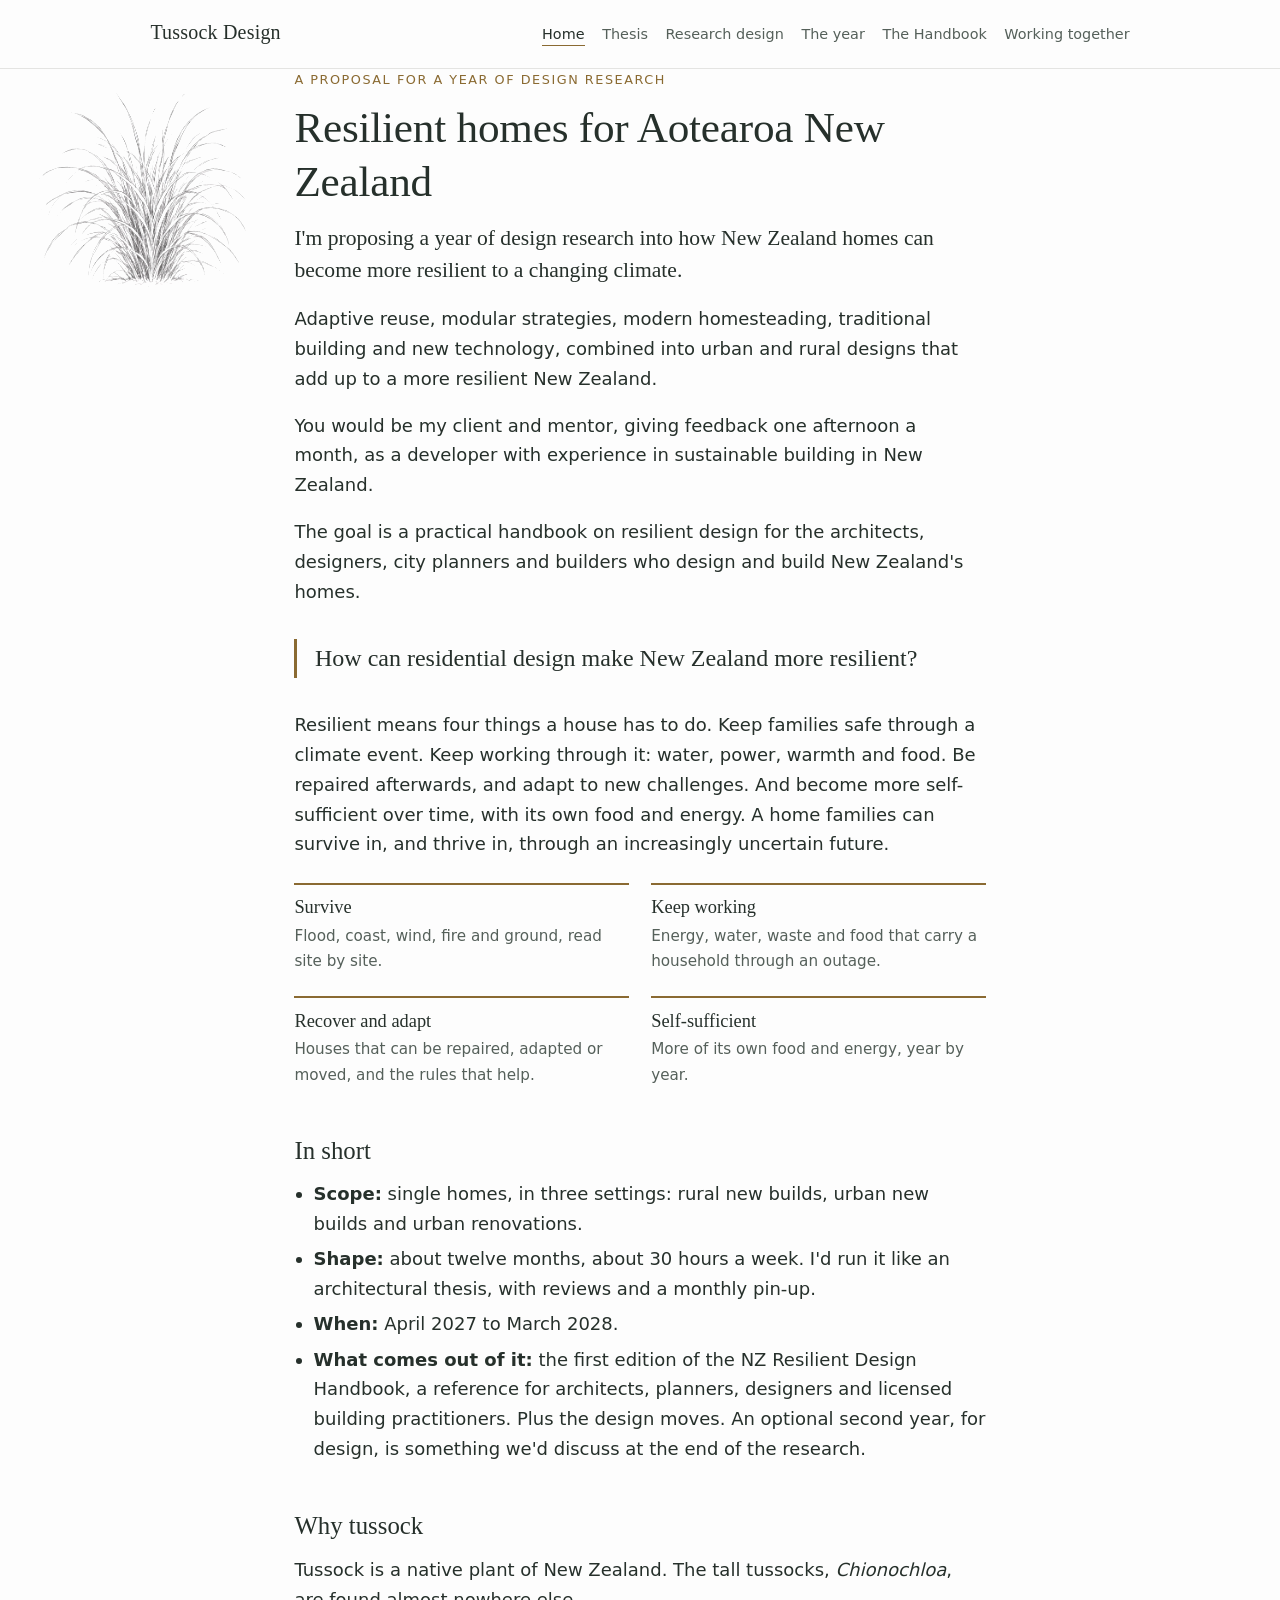
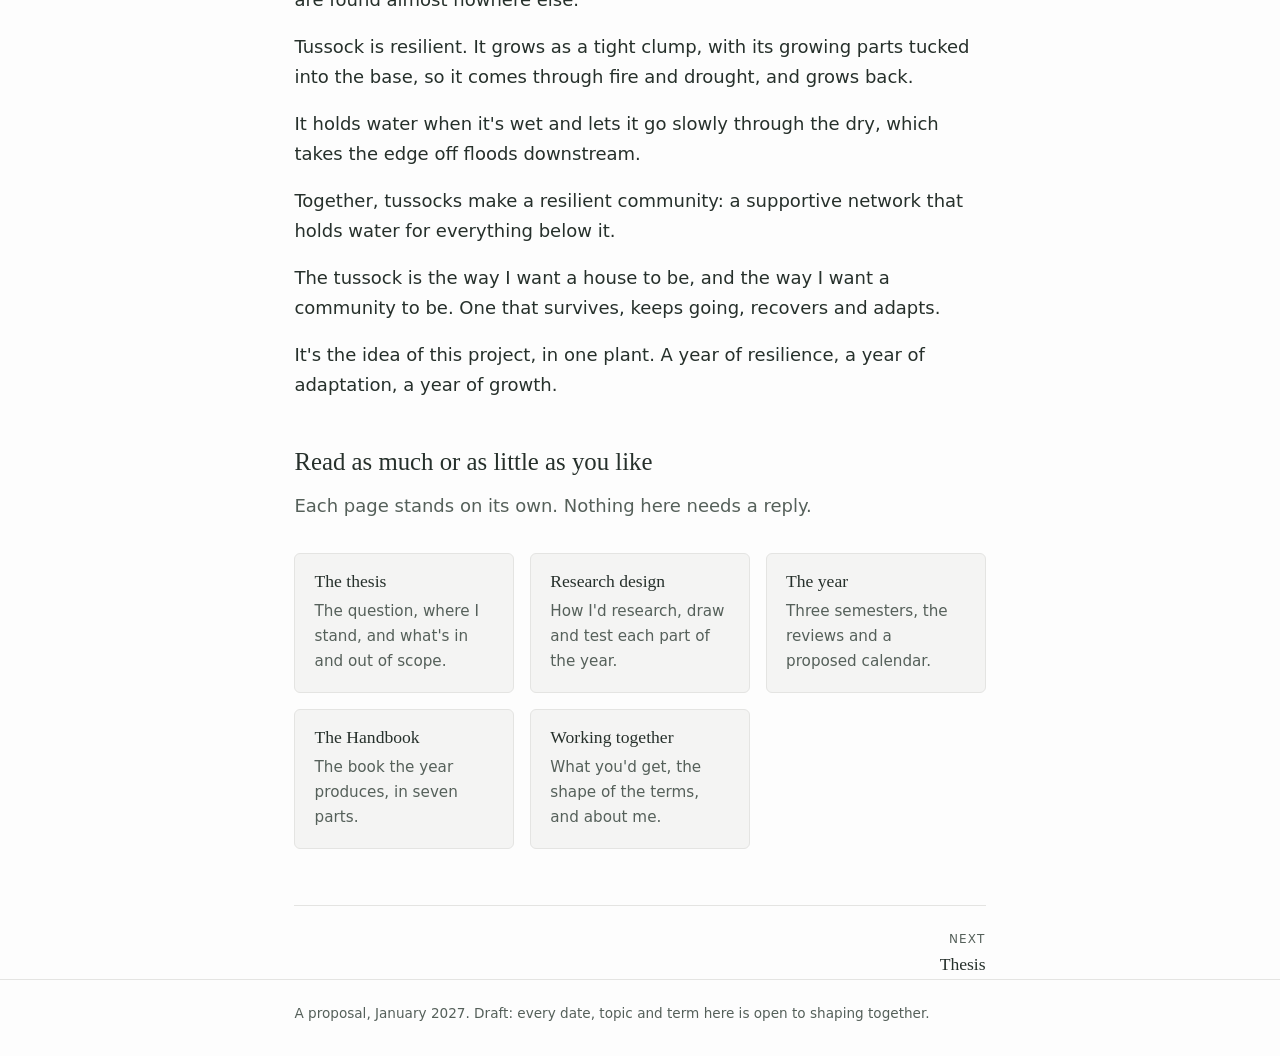
<file: index.html>
<!doctype html>
<html lang="en-NZ">
<head>
<meta charset="utf-8">
<meta name="viewport" content="width=device-width, initial-scale=1">
<title>Resilient homes for Aotearoa New Zealand | Tussock Design</title>
<meta name="description" content="A proposal for a year of design research for resilient homes in New Zealand, ending in the NZ Resilient Design Handbook.">
<meta name="robots" content="noindex">
<link rel="stylesheet" href="style.css?v=6e248763">
</head>
<body class="page-index">
<header class="top">
  <div class="wrap top-inner">
    <a class="wordmark" href="index.html">Tussock Design</a>
    <nav aria-label="Pages"><ul><li><a href="index.html" aria-current="page">Home</a></li><li><a href="thesis.html">Thesis</a></li><li><a href="research-design.html">Research design</a></li><li><a href="the-year.html">The year</a></li><li><a href="handbook.html">The Handbook</a></li><li><a href="working-together.html">Working together</a></li></ul></nav>
  </div>
</header>
<main class="wrap">
<div class="intro">
  <figure class="sketch"><img src="tussock.jpg?v=6e248763" width="1047" height="1100" alt="Pencil sketch of a tussock"></figure>
  <p class="kicker">A proposal for a year of design research</p>
  <h1>Resilient homes for Aotearoa New Zealand</h1>
  <p class="lead">I'm proposing a year of design research into how New Zealand homes can become more resilient to a changing climate.</p>
</div>

<p>Adaptive reuse, modular strategies, modern homesteading, traditional building and new technology, combined into urban and rural designs that add up to a more resilient New Zealand.</p>
<p>You would be my client and mentor, giving feedback one afternoon a month, as a developer with experience in sustainable building in New Zealand.</p>
<p>The goal is a practical handbook on resilient design for the architects, designers, city planners and builders who design and build New Zealand's homes.</p>

<p class="question">How can residential design make New Zealand more resilient?</p>

<p>Resilient means four things a house has to do. Keep families safe through a climate event. Keep working through it: water, power, warmth and food. Be repaired afterwards, and adapt to new challenges. And become more self-sufficient over time, with its own food and energy. A home families can survive in, and thrive in, through an increasingly uncertain future.</p>

<div class="three four">
  <div><h3>Survive</h3><p>Flood, coast, wind, fire and ground, read site by site.</p></div>
  <div><h3>Keep working</h3><p>Energy, water, waste and food that carry a household through an outage.</p></div>
  <div><h3>Recover and adapt</h3><p>Houses that can be repaired, adapted or moved, and the rules that help.</p></div>
  <div><h3>Self-sufficient</h3><p>More of its own food and energy, year by year.</p></div>
</div>

<h2>In short</h2>
<ul>
  <li><strong>Scope:</strong> single homes, in three settings: rural new builds, urban new builds and urban renovations.</li>
  <li><strong>Shape:</strong> about twelve months, about 30 hours a week. I'd run it like an architectural thesis, with reviews and a monthly pin-up.</li>
  <li><strong>When:</strong> April 2027 to March 2028.</li>
  <li><strong>What comes out of it:</strong> the first edition of the NZ Resilient Design Handbook, a reference for architects, planners, designers and licensed building practitioners. Plus the design moves. An optional second year, for design, is something we'd discuss at the end of the research.</li>
</ul>

<h2>Why tussock</h2>
<p>Tussock is a native plant of New Zealand. The tall tussocks, <em>Chionochloa</em>, are found almost nowhere else.</p>
<p>Tussock is resilient. It grows as a tight clump, with its growing parts tucked into the base, so it comes through fire and drought, and grows back.</p>
<p>It holds water when it's wet and lets it go slowly through the dry, which takes the edge off floods downstream.</p>
<p>Together, tussocks make a resilient community: a supportive network that holds water for everything below it.</p>
<p>The tussock is the way I want a house to be, and the way I want a community to be. One that survives, keeps going, recovers and adapts.</p>
<p>It's the idea of this project, in one plant. A year of resilience, a year of adaptation, a year of growth.</p>

<h2>Read as much or as little as you like</h2>
<p class="soft">Each page stands on its own. Nothing here needs a reply.</p>
<div class="cards">
  <a class="card" href="thesis.html"><h3>The thesis</h3><p>The question, where I stand, and what's in and out of scope.</p></a>
  <a class="card" href="research-design.html"><h3>Research design</h3><p>How I'd research, draw and test each part of the year.</p></a>
  <a class="card" href="the-year.html"><h3>The year</h3><p>Three semesters, the reviews and a proposed calendar.</p></a>
  <a class="card" href="handbook.html"><h3>The Handbook</h3><p>The book the year produces, in seven parts.</p></a>
  <a class="card" href="working-together.html"><h3>Working together</h3><p>What you'd get, the shape of the terms, and about me.</p></a>
</div>

<nav class="pager" aria-label="Next page"><a class="next" href="thesis.html"><span>Next</span>Thesis</a></nav>
</main>
<footer class="foot">
  <div class="wrap">
    <p>A proposal, January 2027. Draft: every date, topic and term here is open to shaping together.</p>
  </div>
</footer>
</body>
</html>
</file>
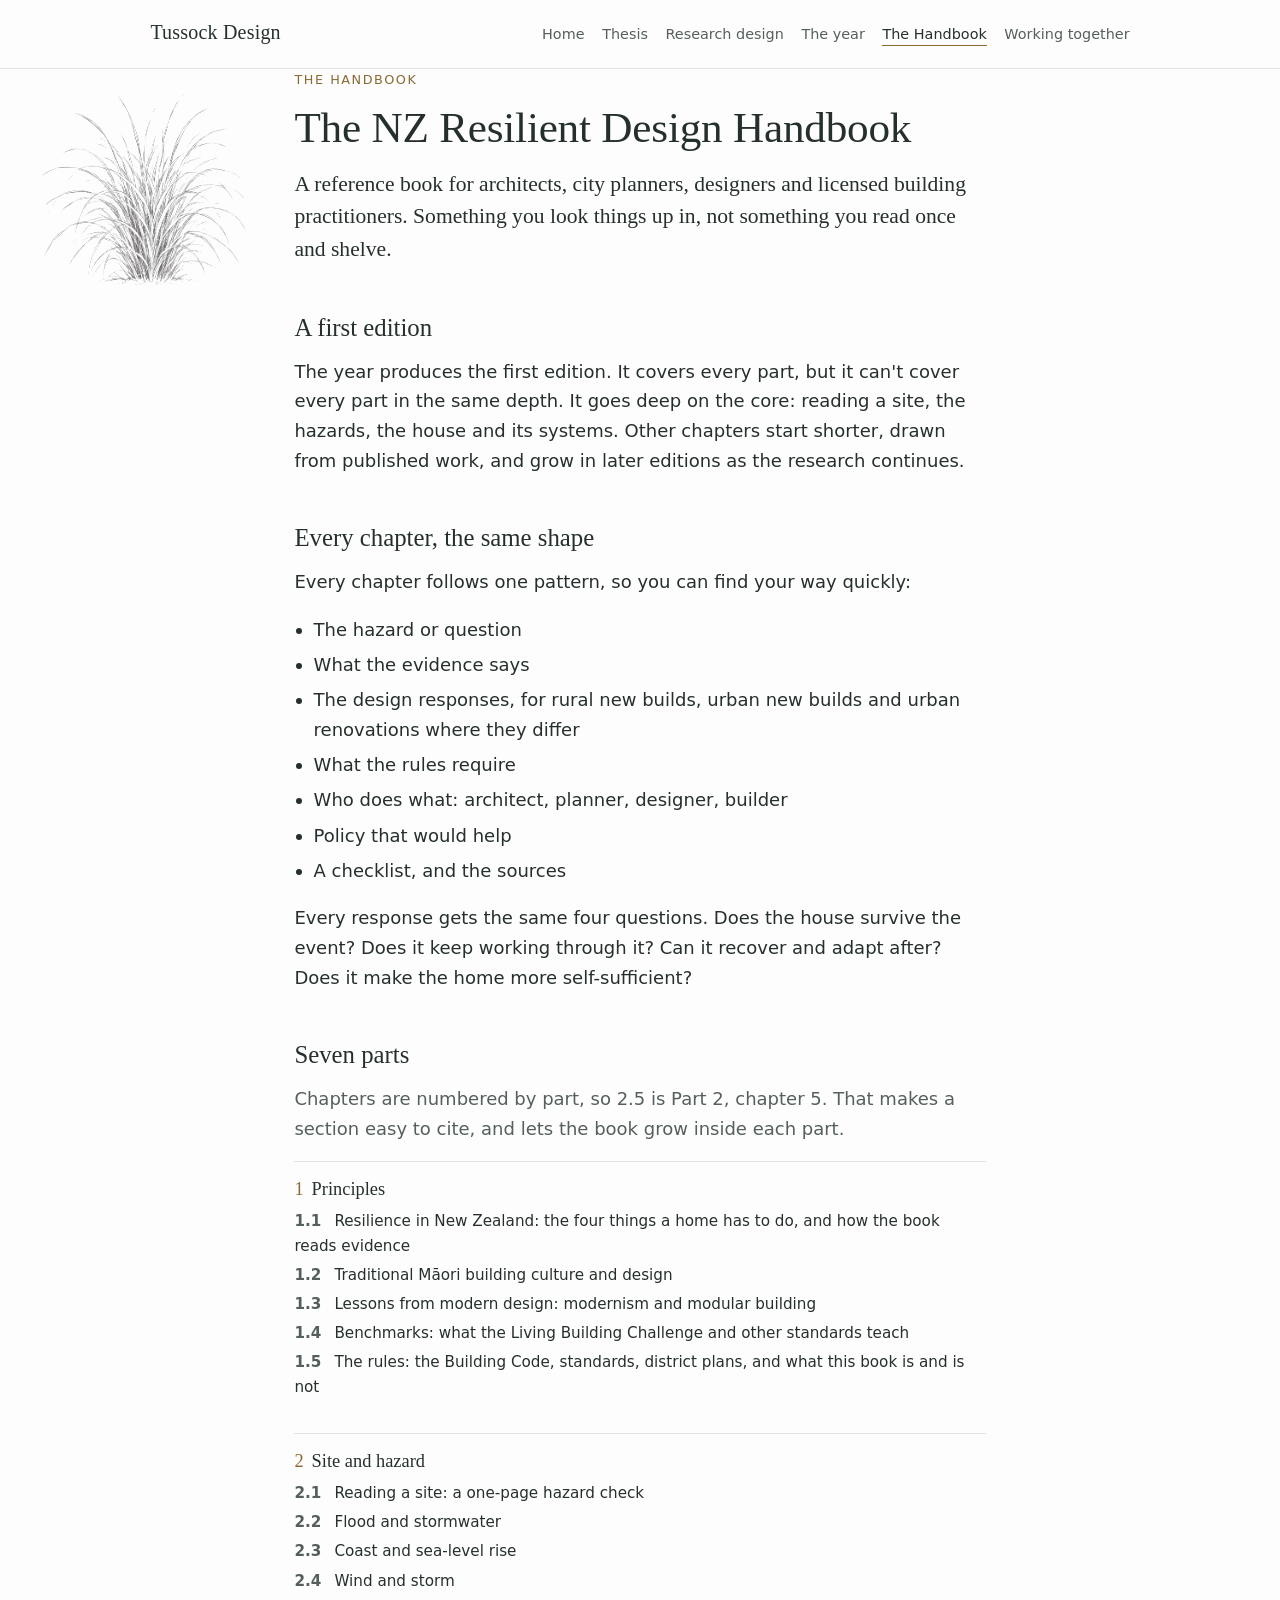
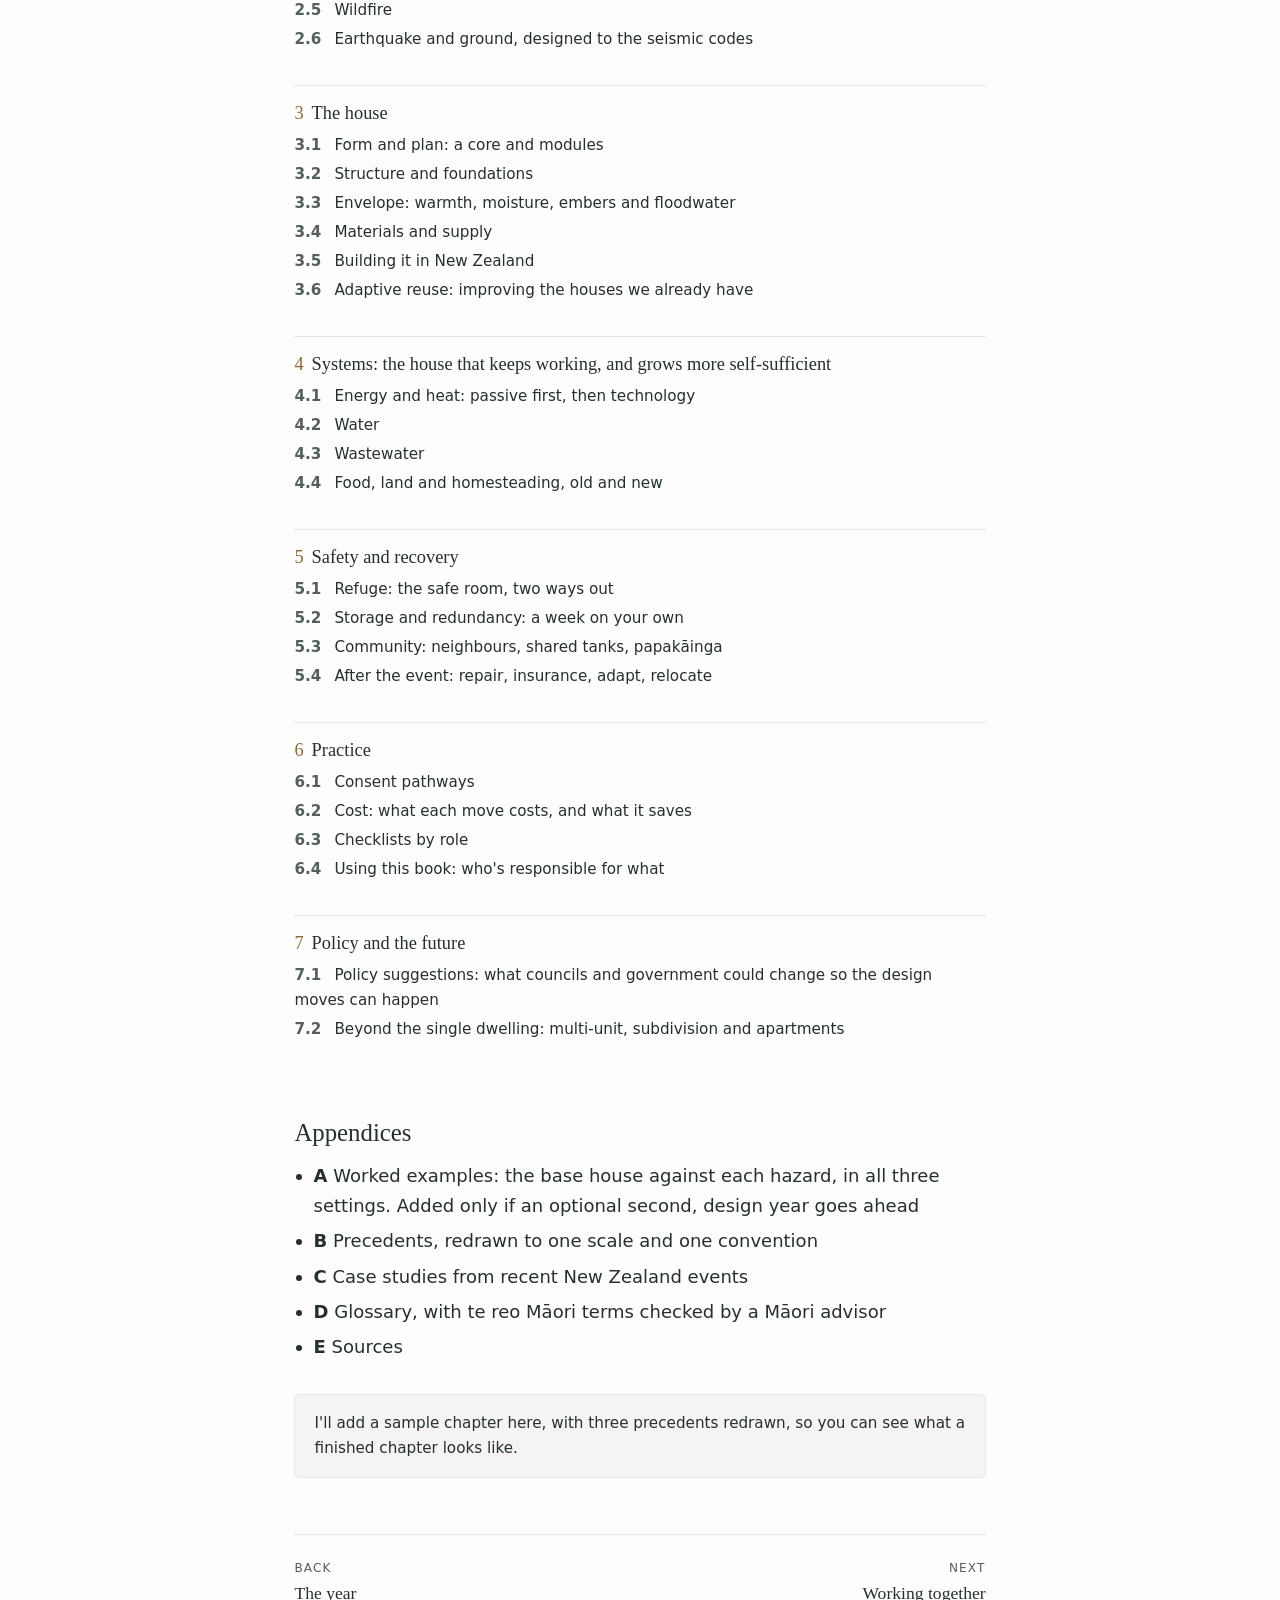
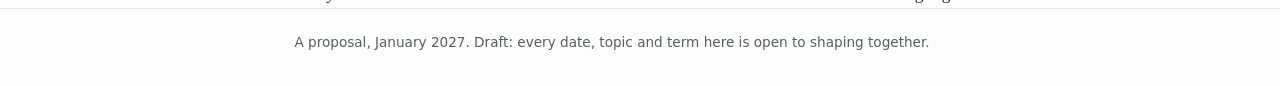
<file: handbook.html>
<!doctype html>
<html lang="en-NZ">
<head>
<meta charset="utf-8">
<meta name="viewport" content="width=device-width, initial-scale=1">
<title>The Handbook | Tussock Design</title>
<meta name="description" content="A proposal for a year of design research for resilient homes in New Zealand, ending in the NZ Resilient Design Handbook.">
<meta name="robots" content="noindex">
<link rel="stylesheet" href="style.css?v=6e248763">
</head>
<body class="page-handbook">
<header class="top">
  <div class="wrap top-inner">
    <a class="wordmark" href="index.html">Tussock Design</a>
    <nav aria-label="Pages"><ul><li><a href="index.html">Home</a></li><li><a href="thesis.html">Thesis</a></li><li><a href="research-design.html">Research design</a></li><li><a href="the-year.html">The year</a></li><li><a href="handbook.html" aria-current="page">The Handbook</a></li><li><a href="working-together.html">Working together</a></li></ul></nav>
  </div>
</header>
<main class="wrap">
<div class="intro"><figure class="sketch"><img src="tussock.jpg?v=6e248763" width="1047" height="1100" alt="Pencil sketch of a tussock"></figure><p class="kicker">The Handbook</p>
<h1>The NZ Resilient Design Handbook</h1></div>

<p class="lead">A reference book for architects, city planners, designers and licensed building practitioners. Something you look things up in, not something you read once and shelve.</p>

<h2>A first edition</h2>
<p>The year produces the first edition. It covers every part, but it can't cover every part in the same depth. It goes deep on the core: reading a site, the hazards, the house and its systems. Other chapters start shorter, drawn from published work, and grow in later editions as the research continues.</p>

<h2>Every chapter, the same shape</h2>
<p>Every chapter follows one pattern, so you can find your way quickly:</p>
<ul>
  <li>The hazard or question</li>
  <li>What the evidence says</li>
  <li>The design responses, for rural new builds, urban new builds and urban renovations where they differ</li>
  <li>What the rules require</li>
  <li>Who does what: architect, planner, designer, builder</li>
  <li>Policy that would help</li>
  <li>A checklist, and the sources</li>
</ul>
<p>Every response gets the same four questions. Does the house survive the event? Does it keep working through it? Can it recover and adapt after? Does it make the home more self-sufficient?</p>

<h2>Seven parts</h2>
<p class="soft">Chapters are numbered by part, so 2.5 is Part 2, chapter 5. That makes a section easy to cite, and lets the book grow inside each part.</p>

<ol class="parts">
  <li>
    <h3><span>1</span>Principles</h3>
    <ul>
      <li><b>1.1</b> Resilience in New Zealand: the four things a home has to do, and how the book reads evidence</li>
      <li><b>1.2</b> Traditional Māori building culture and design</li>
      <li><b>1.3</b> Lessons from modern design: modernism and modular building</li>
      <li><b>1.4</b> Benchmarks: what the Living Building Challenge and other standards teach</li>
      <li><b>1.5</b> The rules: the Building Code, standards, district plans, and what this book is and is not</li>
    </ul>
  </li>
  <li>
    <h3><span>2</span>Site and hazard</h3>
    <ul>
      <li><b>2.1</b> Reading a site: a one-page hazard check</li>
      <li><b>2.2</b> Flood and stormwater</li>
      <li><b>2.3</b> Coast and sea-level rise</li>
      <li><b>2.4</b> Wind and storm</li>
      <li><b>2.5</b> Wildfire</li>
      <li><b>2.6</b> Earthquake and ground, designed to the seismic codes</li>
    </ul>
  </li>
  <li>
    <h3><span>3</span>The house</h3>
    <ul>
      <li><b>3.1</b> Form and plan: a core and modules</li>
      <li><b>3.2</b> Structure and foundations</li>
      <li><b>3.3</b> Envelope: warmth, moisture, embers and floodwater</li>
      <li><b>3.4</b> Materials and supply</li>
      <li><b>3.5</b> Building it in New Zealand</li>
      <li><b>3.6</b> Adaptive reuse: improving the houses we already have</li>
    </ul>
  </li>
  <li>
    <h3><span>4</span>Systems: the house that keeps working, and grows more self-sufficient</h3>
    <ul>
      <li><b>4.1</b> Energy and heat: passive first, then technology</li>
      <li><b>4.2</b> Water</li>
      <li><b>4.3</b> Wastewater</li>
      <li><b>4.4</b> Food, land and homesteading, old and new</li>
    </ul>
  </li>
  <li>
    <h3><span>5</span>Safety and recovery</h3>
    <ul>
      <li><b>5.1</b> Refuge: the safe room, two ways out</li>
      <li><b>5.2</b> Storage and redundancy: a week on your own</li>
      <li><b>5.3</b> Community: neighbours, shared tanks, papakāinga</li>
      <li><b>5.4</b> After the event: repair, insurance, adapt, relocate</li>
    </ul>
  </li>
  <li>
    <h3><span>6</span>Practice</h3>
    <ul>
      <li><b>6.1</b> Consent pathways</li>
      <li><b>6.2</b> Cost: what each move costs, and what it saves</li>
      <li><b>6.3</b> Checklists by role</li>
      <li><b>6.4</b> Using this book: who's responsible for what</li>
    </ul>
  </li>
  <li>
    <h3><span>7</span>Policy and the future</h3>
    <ul>
      <li><b>7.1</b> Policy suggestions: what councils and government could change so the design moves can happen</li>
      <li><b>7.2</b> Beyond the single dwelling: multi-unit, subdivision and apartments</li>
    </ul>
  </li>
</ol>

<h2>Appendices</h2>
<ul>
  <li><strong>A</strong> Worked examples: the base house against each hazard, in all three settings. Added only if an optional second, design year goes ahead</li>
  <li><strong>B</strong> Precedents, redrawn to one scale and one convention</li>
  <li><strong>C</strong> Case studies from recent New Zealand events</li>
  <li><strong>D</strong> Glossary, with te reo Māori terms checked by a Māori advisor</li>
  <li><strong>E</strong> Sources</li>
</ul>

<div class="note">
  <p>I'll add a sample chapter here, with three precedents redrawn, so you can see what a finished chapter looks like.</p>
</div>

<nav class="pager" aria-label="Next page"><a class="prev" href="the-year.html"><span>Back</span>The year</a><a class="next" href="working-together.html"><span>Next</span>Working together</a></nav>
</main>
<footer class="foot">
  <div class="wrap">
    <p>A proposal, January 2027. Draft: every date, topic and term here is open to shaping together.</p>
  </div>
</footer>
</body>
</html>
</file>
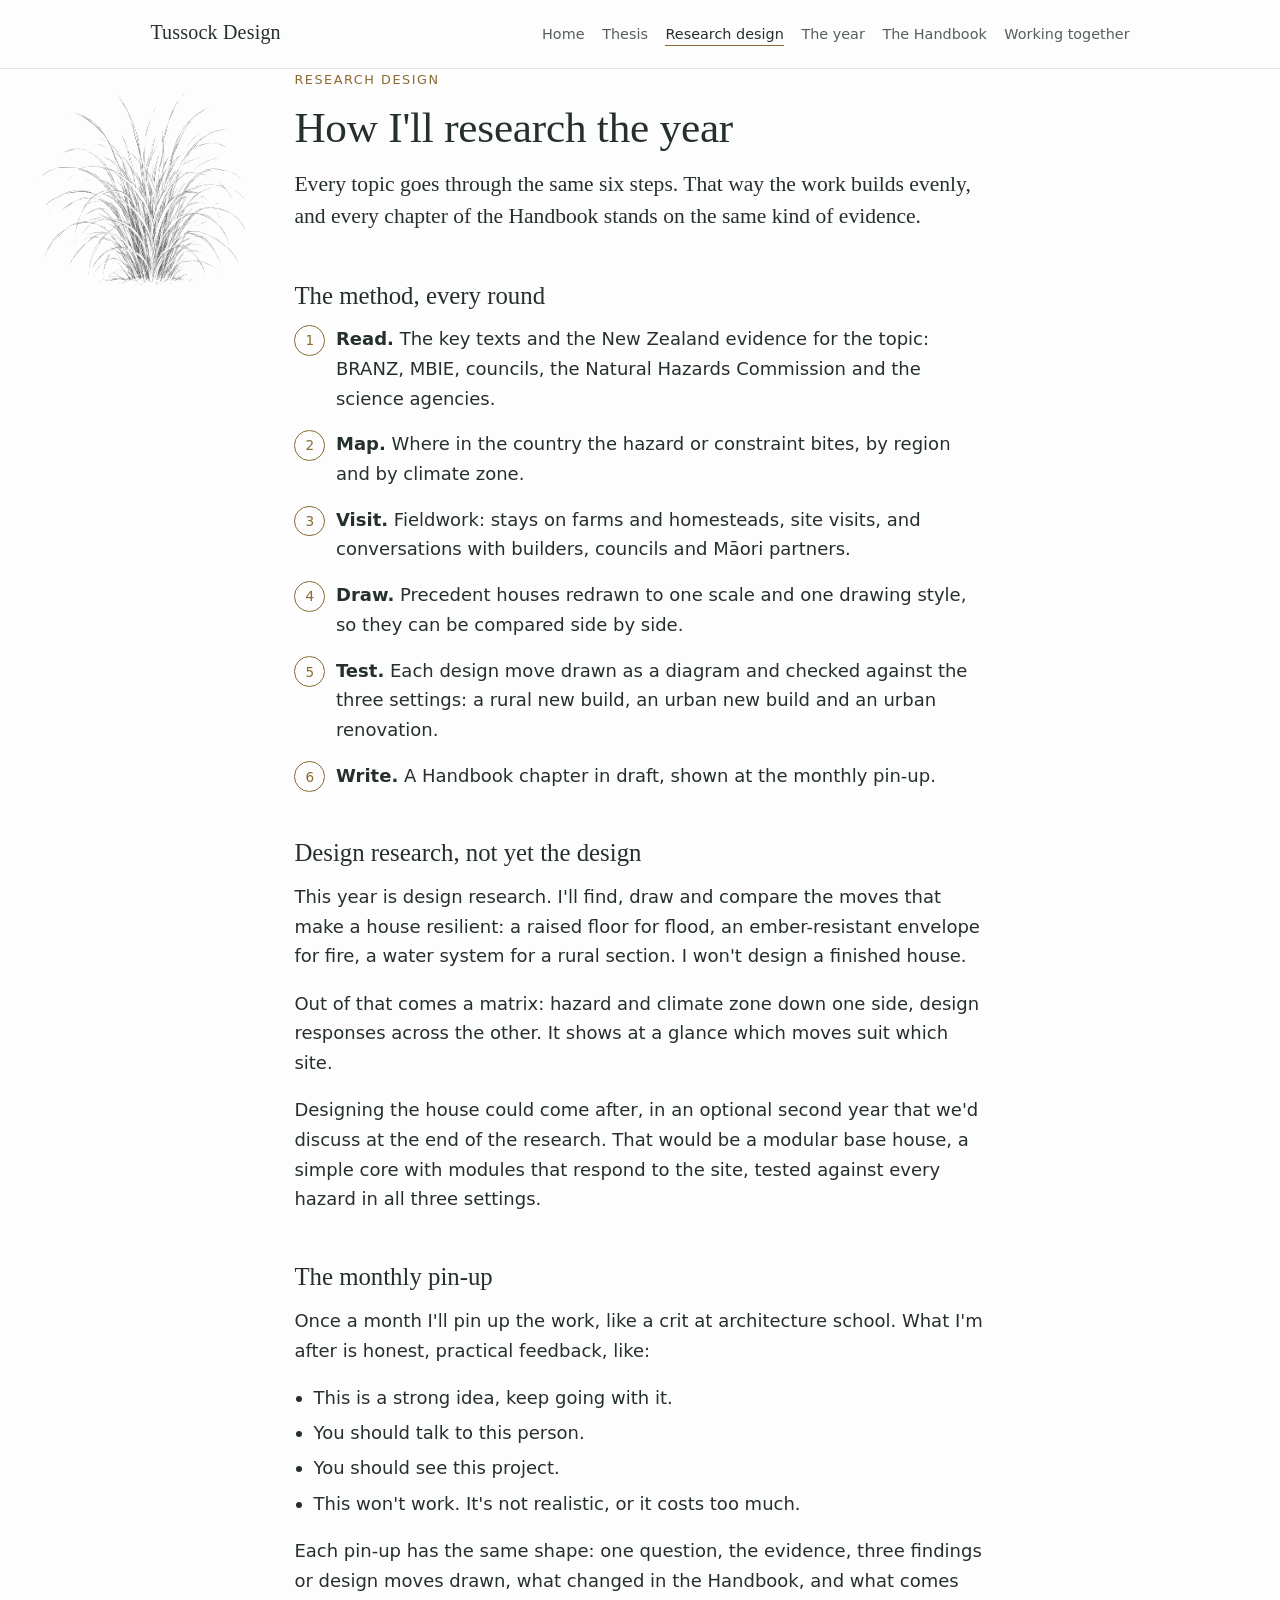
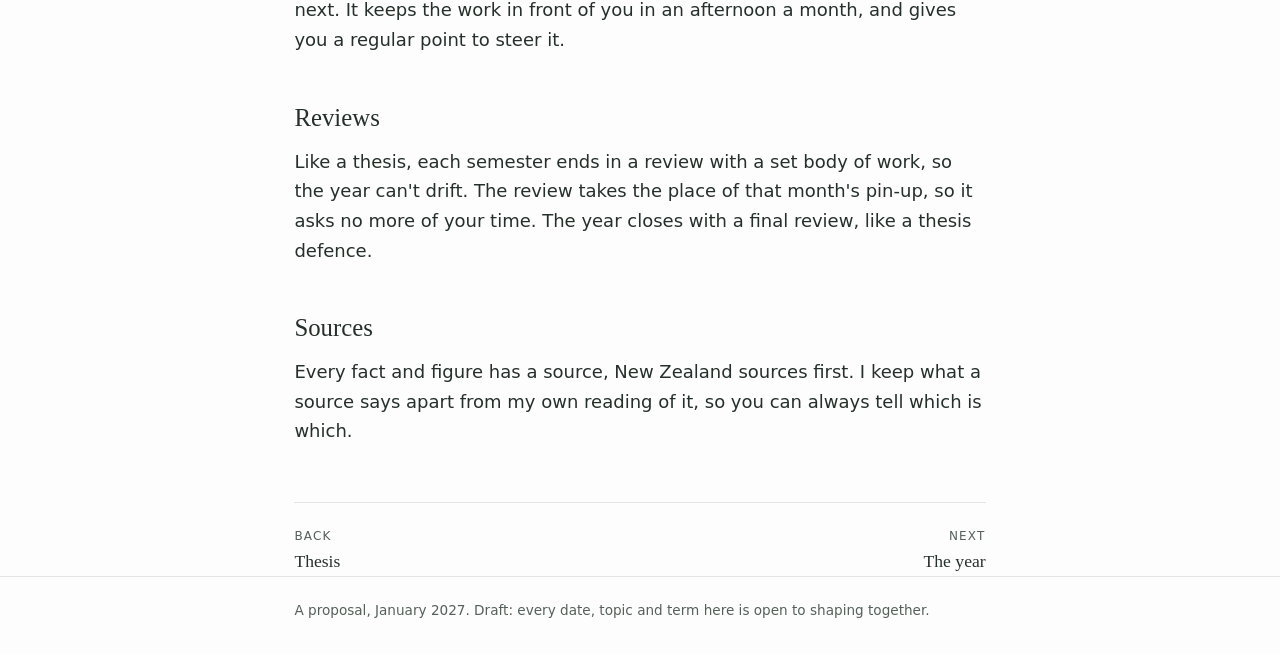
<file: research-design.html>
<!doctype html>
<html lang="en-NZ">
<head>
<meta charset="utf-8">
<meta name="viewport" content="width=device-width, initial-scale=1">
<title>Research design | Tussock Design</title>
<meta name="description" content="A proposal for a year of design research for resilient homes in New Zealand, ending in the NZ Resilient Design Handbook.">
<meta name="robots" content="noindex">
<link rel="stylesheet" href="style.css?v=6e248763">
</head>
<body class="page-research-design">
<header class="top">
  <div class="wrap top-inner">
    <a class="wordmark" href="index.html">Tussock Design</a>
    <nav aria-label="Pages"><ul><li><a href="index.html">Home</a></li><li><a href="thesis.html">Thesis</a></li><li><a href="research-design.html" aria-current="page">Research design</a></li><li><a href="the-year.html">The year</a></li><li><a href="handbook.html">The Handbook</a></li><li><a href="working-together.html">Working together</a></li></ul></nav>
  </div>
</header>
<main class="wrap">
<div class="intro"><figure class="sketch"><img src="tussock.jpg?v=6e248763" width="1047" height="1100" alt="Pencil sketch of a tussock"></figure><p class="kicker">Research design</p>
<h1>How I'll research the year</h1></div>

<p class="lead">Every topic goes through the same six steps. That way the work builds evenly, and every chapter of the Handbook stands on the same kind of evidence.</p>

<h2>The method, every round</h2>
<ol class="steps">
  <li><strong>Read.</strong> The key texts and the New Zealand evidence for the topic: BRANZ, MBIE, councils, the Natural Hazards Commission and the science agencies.</li>
  <li><strong>Map.</strong> Where in the country the hazard or constraint bites, by region and by climate zone.</li>
  <li><strong>Visit.</strong> Fieldwork: stays on farms and homesteads, site visits, and conversations with builders, councils and Māori partners.</li>
  <li><strong>Draw.</strong> Precedent houses redrawn to one scale and one drawing style, so they can be compared side by side.</li>
  <li><strong>Test.</strong> Each design move drawn as a diagram and checked against the three settings: a rural new build, an urban new build and an urban renovation.</li>
  <li><strong>Write.</strong> A Handbook chapter in draft, shown at the monthly pin-up.</li>
</ol>

<h2>Design research, not yet the design</h2>
<p>This year is design research. I'll find, draw and compare the moves that make a house resilient: a raised floor for flood, an ember-resistant envelope for fire, a water system for a rural section. I won't design a finished house.</p>
<p>Out of that comes a matrix: hazard and climate zone down one side, design responses across the other. It shows at a glance which moves suit which site.</p>
<p>Designing the house could come after, in an optional second year that we'd discuss at the end of the research. That would be a modular base house, a simple core with modules that respond to the site, tested against every hazard in all three settings.</p>

<h2>The monthly pin-up</h2>
<p>Once a month I'll pin up the work, like a crit at architecture school. What I'm after is honest, practical feedback, like:</p>
<ul>
  <li>This is a strong idea, keep going with it.</li>
  <li>You should talk to this person.</li>
  <li>You should see this project.</li>
  <li>This won't work. It's not realistic, or it costs too much.</li>
</ul>
<p>Each pin-up has the same shape: one question, the evidence, three findings or design moves drawn, what changed in the Handbook, and what comes next. It keeps the work in front of you in an afternoon a month, and gives you a regular point to steer it.</p>

<h2>Reviews</h2>
<p>Like a thesis, each semester ends in a review with a set body of work, so the year can't drift. The review takes the place of that month's pin-up, so it asks no more of your time. The year closes with a final review, like a thesis defence.</p>

<h2>Sources</h2>
<p>Every fact and figure has a source, New Zealand sources first. I keep what a source says apart from my own reading of it, so you can always tell which is which.</p>

<nav class="pager" aria-label="Next page"><a class="prev" href="thesis.html"><span>Back</span>Thesis</a><a class="next" href="the-year.html"><span>Next</span>The year</a></nav>
</main>
<footer class="foot">
  <div class="wrap">
    <p>A proposal, January 2027. Draft: every date, topic and term here is open to shaping together.</p>
  </div>
</footer>
</body>
</html>
</file>
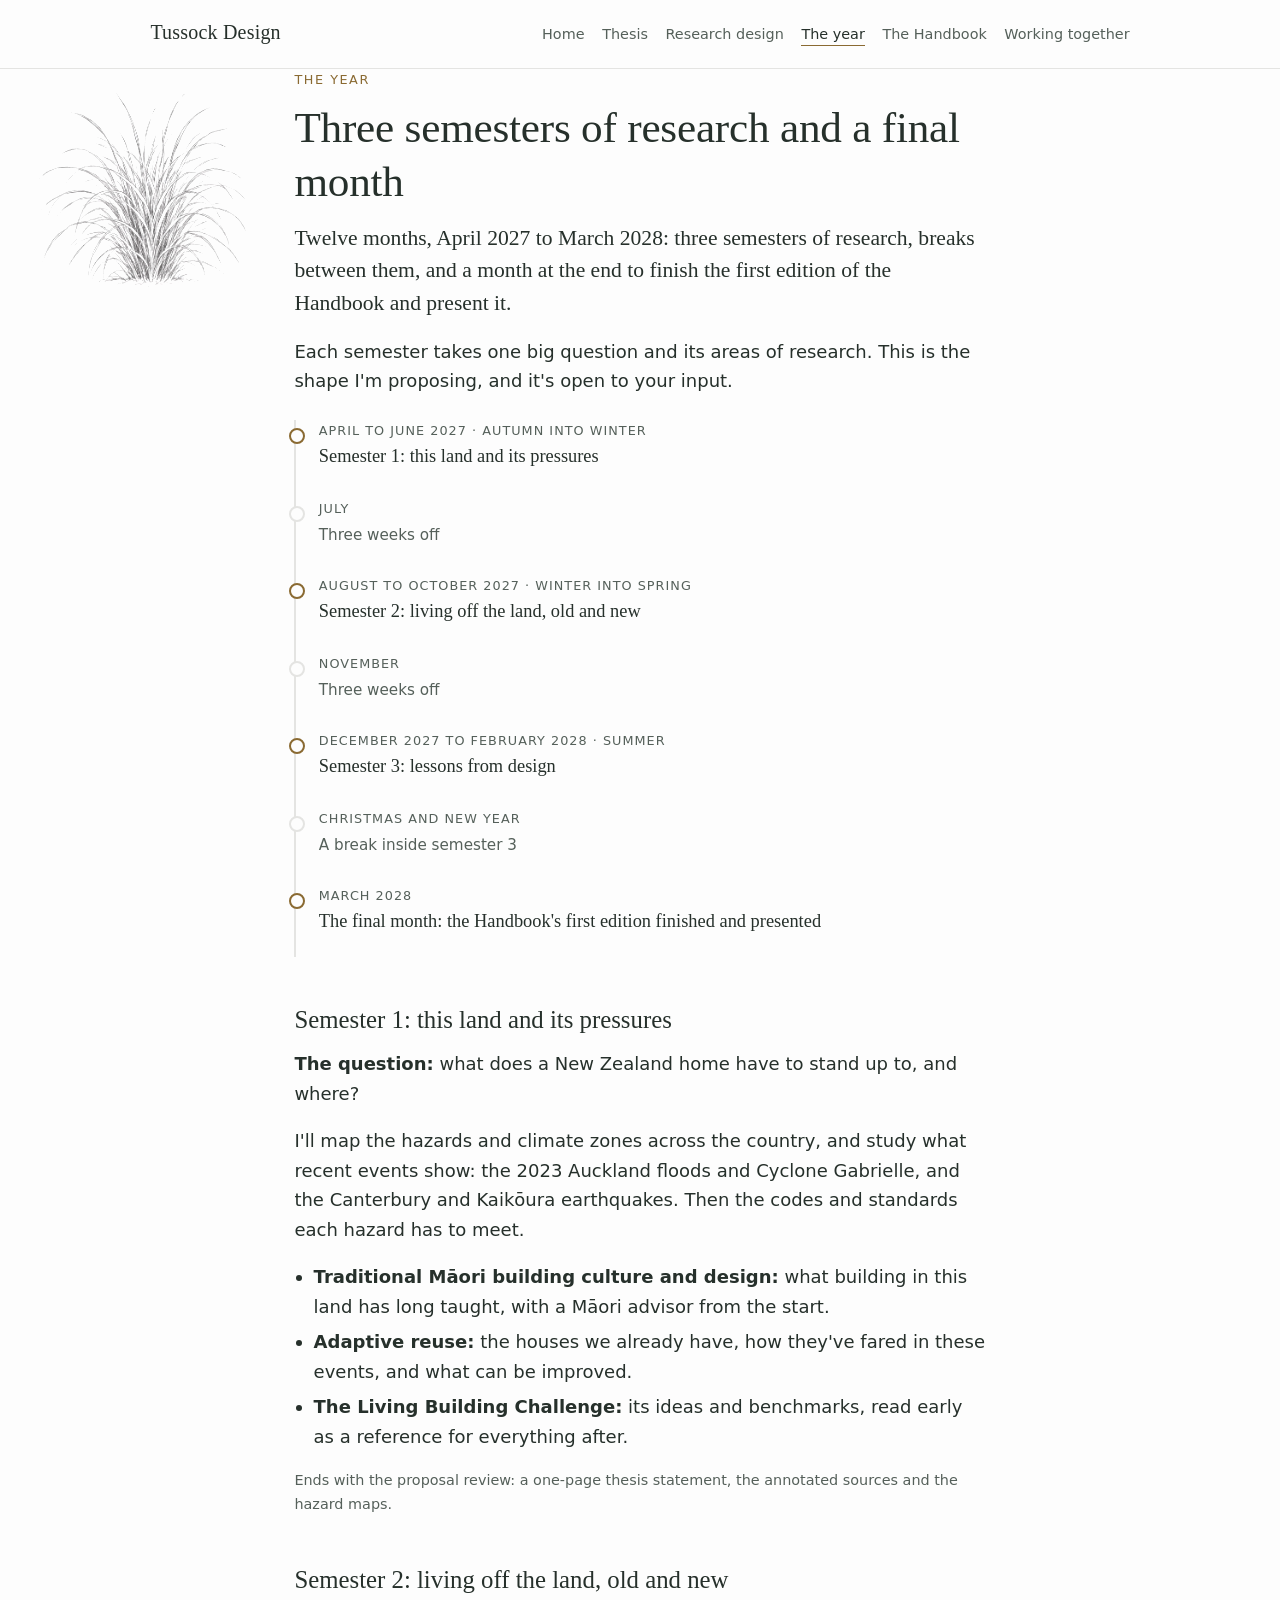
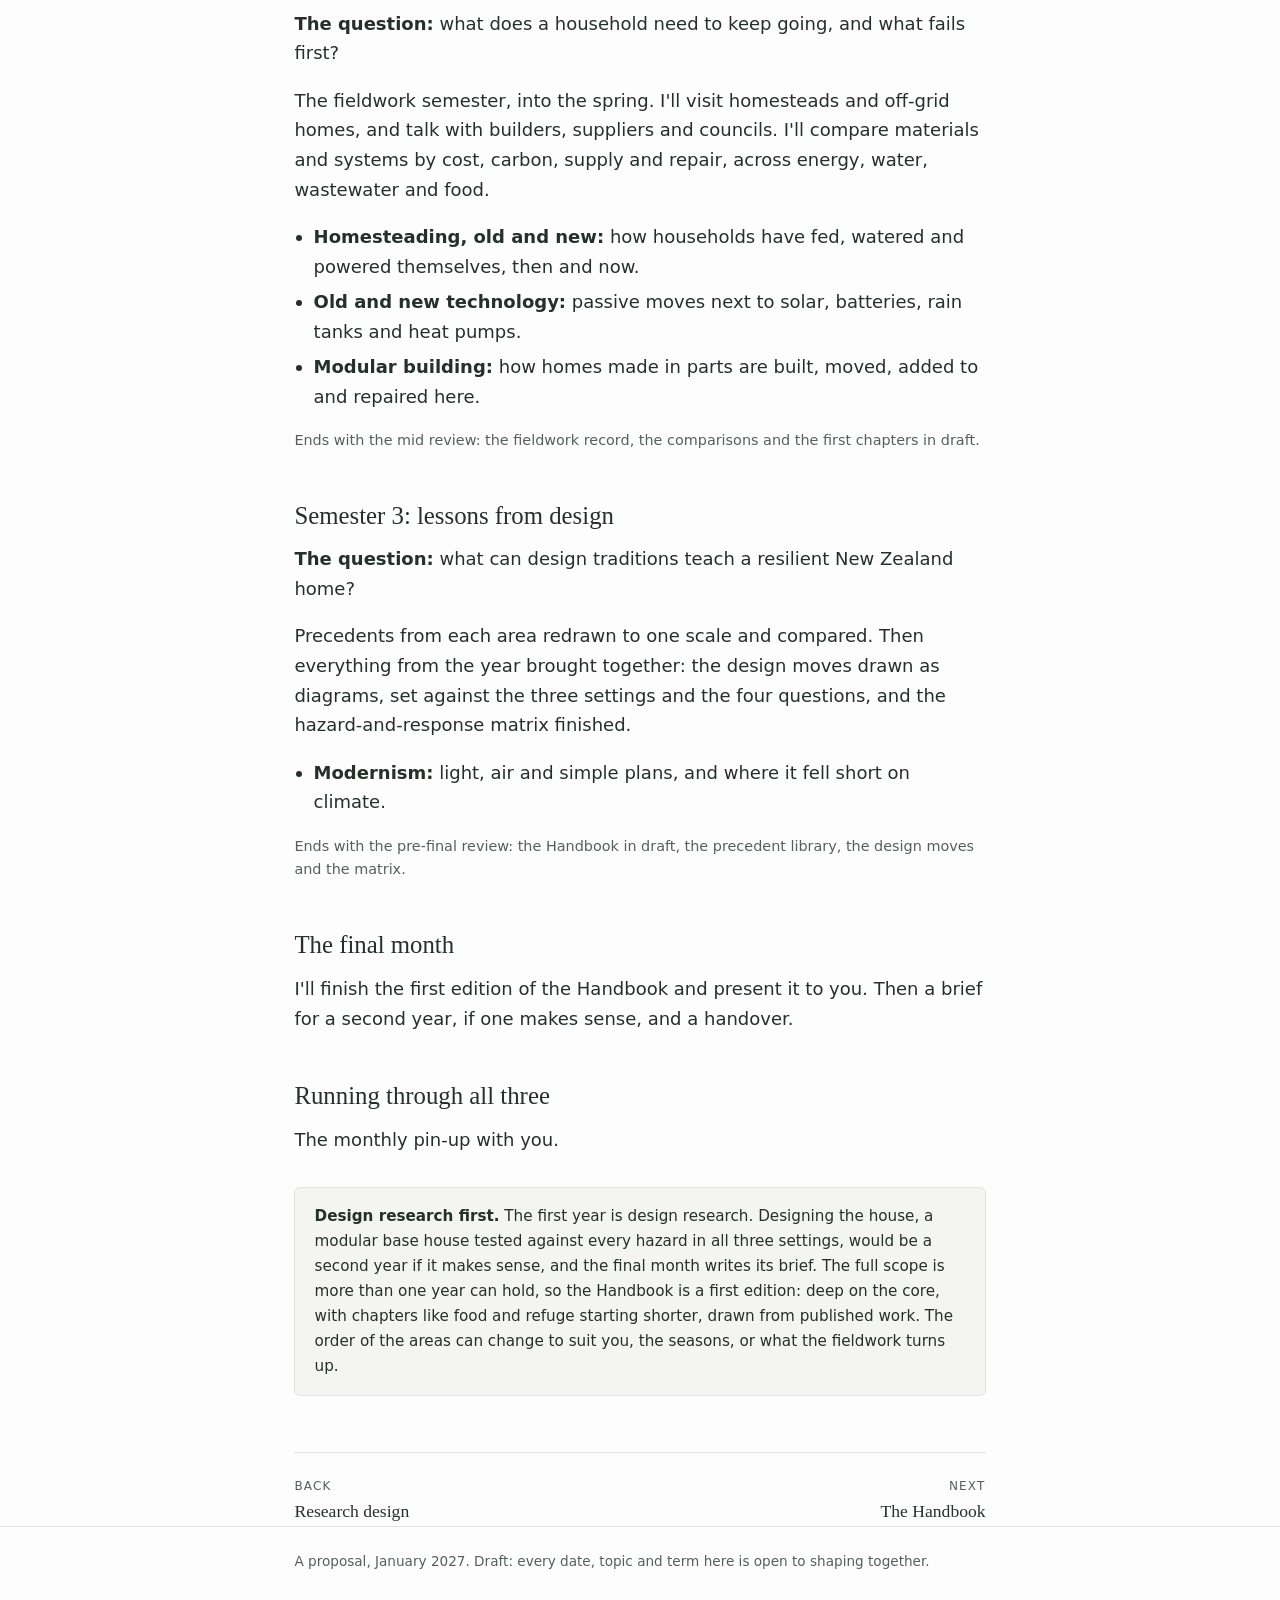
<file: the-year.html>
<!doctype html>
<html lang="en-NZ">
<head>
<meta charset="utf-8">
<meta name="viewport" content="width=device-width, initial-scale=1">
<title>The year | Tussock Design</title>
<meta name="description" content="A proposal for a year of design research for resilient homes in New Zealand, ending in the NZ Resilient Design Handbook.">
<meta name="robots" content="noindex">
<link rel="stylesheet" href="style.css?v=6e248763">
</head>
<body class="page-the-year">
<header class="top">
  <div class="wrap top-inner">
    <a class="wordmark" href="index.html">Tussock Design</a>
    <nav aria-label="Pages"><ul><li><a href="index.html">Home</a></li><li><a href="thesis.html">Thesis</a></li><li><a href="research-design.html">Research design</a></li><li><a href="the-year.html" aria-current="page">The year</a></li><li><a href="handbook.html">The Handbook</a></li><li><a href="working-together.html">Working together</a></li></ul></nav>
  </div>
</header>
<main class="wrap">
<div class="intro"><figure class="sketch"><img src="tussock.jpg?v=6e248763" width="1047" height="1100" alt="Pencil sketch of a tussock"></figure><p class="kicker">The year</p>
<h1>Three semesters of research and a final month</h1></div>

<p class="lead">Twelve months, April 2027 to March 2028: three semesters of research, breaks between them, and a month at the end to finish the first edition of the Handbook and present it.</p>

<p>Each semester takes one big question and its areas of research. This is the shape I'm proposing, and it's open to your input.</p>

<ol class="timeline">
  <li><span class="when">April to June 2027 · autumn into winter</span><span class="what">Semester 1: this land and its pressures</span></li>
  <li class="break"><span class="when">July</span><span class="what">Three weeks off</span></li>
  <li><span class="when">August to October 2027 · winter into spring</span><span class="what">Semester 2: living off the land, old and new</span></li>
  <li class="break"><span class="when">November</span><span class="what">Three weeks off</span></li>
  <li><span class="when">December 2027 to February 2028 · summer</span><span class="what">Semester 3: lessons from design</span></li>
  <li class="break"><span class="when">Christmas and New Year</span><span class="what">A break inside semester 3</span></li>
  <li><span class="when">March 2028</span><span class="what">The final month: the Handbook's first edition finished and presented</span></li>
</ol>

<h2>Semester 1: this land and its pressures</h2>
<p><strong>The question:</strong> what does a New Zealand home have to stand up to, and where?</p>
<p>I'll map the hazards and climate zones across the country, and study what recent events show: the 2023 Auckland floods and Cyclone Gabrielle, and the Canterbury and Kaikōura earthquakes. Then the codes and standards each hazard has to meet.</p>
<ul>
  <li><strong>Traditional Māori building culture and design:</strong> what building in this land has long taught, with a Māori advisor from the start.</li>
  <li><strong>Adaptive reuse:</strong> the houses we already have, how they've fared in these events, and what can be improved.</li>
  <li><strong>The Living Building Challenge:</strong> its ideas and benchmarks, read early as a reference for everything after.</li>
</ul>
<p class="soft small">Ends with the proposal review: a one-page thesis statement, the annotated sources and the hazard maps.</p>

<h2>Semester 2: living off the land, old and new</h2>
<p><strong>The question:</strong> what does a household need to keep going, and what fails first?</p>
<p>The fieldwork semester, into the spring. I'll visit homesteads and off-grid homes, and talk with builders, suppliers and councils. I'll compare materials and systems by cost, carbon, supply and repair, across energy, water, wastewater and food.</p>
<ul>
  <li><strong>Homesteading, old and new:</strong> how households have fed, watered and powered themselves, then and now.</li>
  <li><strong>Old and new technology:</strong> passive moves next to solar, batteries, rain tanks and heat pumps.</li>
  <li><strong>Modular building:</strong> how homes made in parts are built, moved, added to and repaired here.</li>
</ul>
<p class="soft small">Ends with the mid review: the fieldwork record, the comparisons and the first chapters in draft.</p>

<h2>Semester 3: lessons from design</h2>
<p><strong>The question:</strong> what can design traditions teach a resilient New Zealand home?</p>
<p>Precedents from each area redrawn to one scale and compared. Then everything from the year brought together: the design moves drawn as diagrams, set against the three settings and the four questions, and the hazard-and-response matrix finished.</p>
<ul>
  <li><strong>Modernism:</strong> light, air and simple plans, and where it fell short on climate.</li>
</ul>
<p class="soft small">Ends with the pre-final review: the Handbook in draft, the precedent library, the design moves and the matrix.</p>

<h2>The final month</h2>
<p>I'll finish the first edition of the Handbook and present it to you. Then a brief for a second year, if one makes sense, and a handover.</p>

<h2>Running through all three</h2>
<p>The monthly pin-up with you.</p>

<div class="note">
  <p><strong>Design research first.</strong> The first year is design research. Designing the house, a modular base house tested against every hazard in all three settings, would be a second year if it makes sense, and the final month writes its brief. The full scope is more than one year can hold, so the Handbook is a first edition: deep on the core, with chapters like food and refuge starting shorter, drawn from published work. The order of the areas can change to suit you, the seasons, or what the fieldwork turns up.</p>
</div>

<nav class="pager" aria-label="Next page"><a class="prev" href="research-design.html"><span>Back</span>Research design</a><a class="next" href="handbook.html"><span>Next</span>The Handbook</a></nav>
</main>
<footer class="foot">
  <div class="wrap">
    <p>A proposal, January 2027. Draft: every date, topic and term here is open to shaping together.</p>
  </div>
</footer>
</body>
</html>
</file>
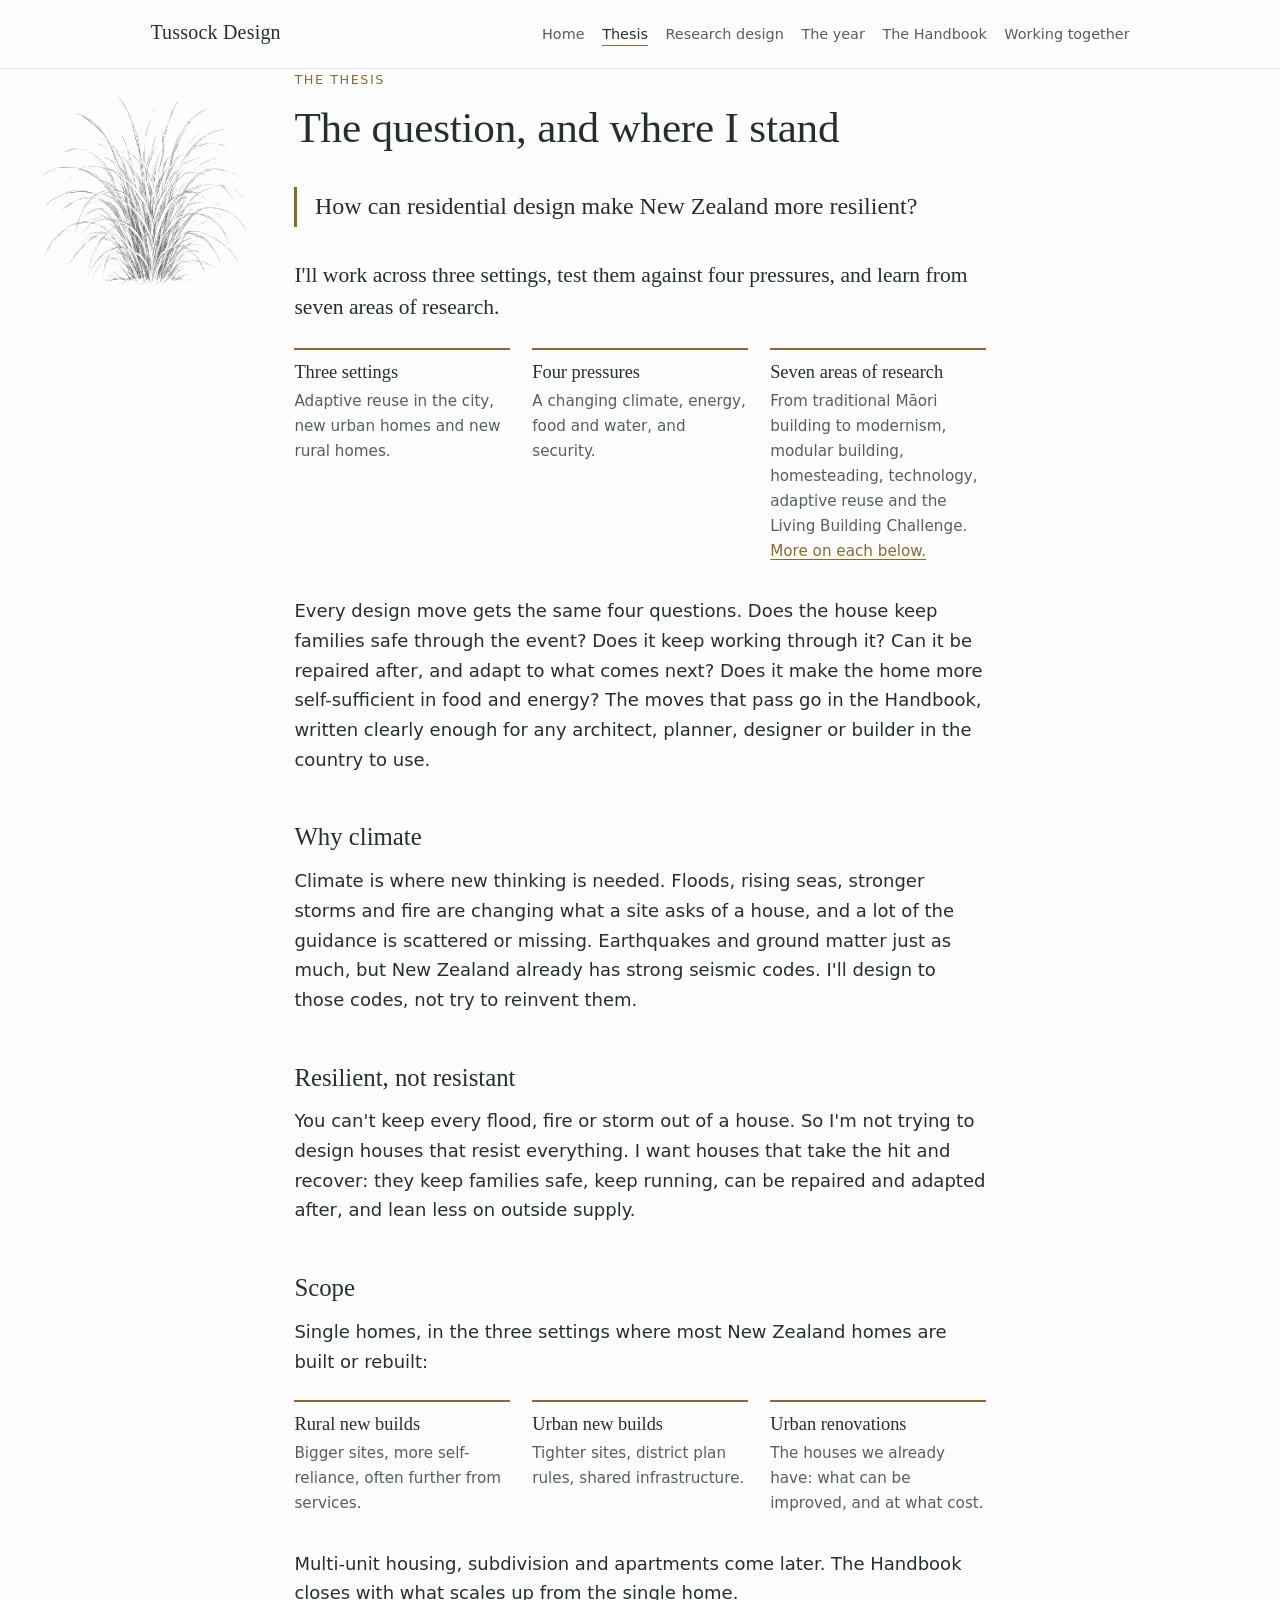
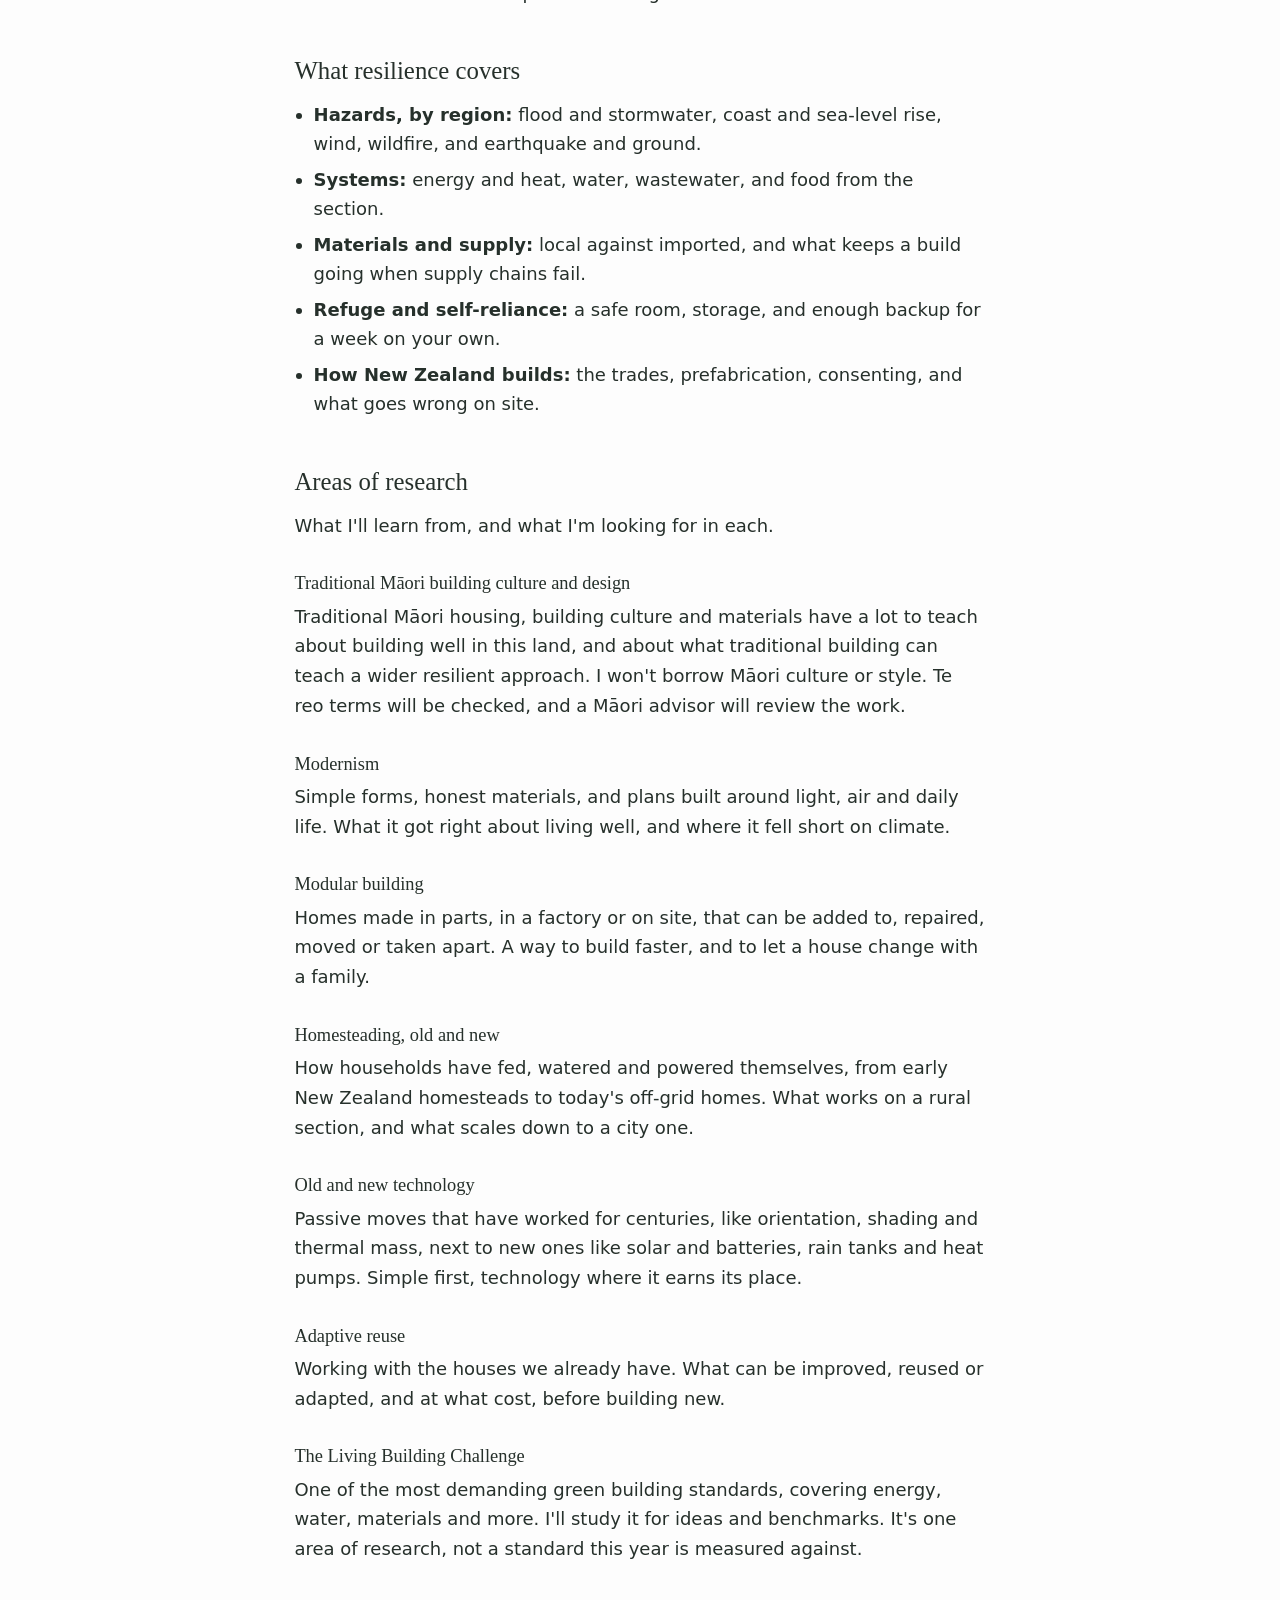
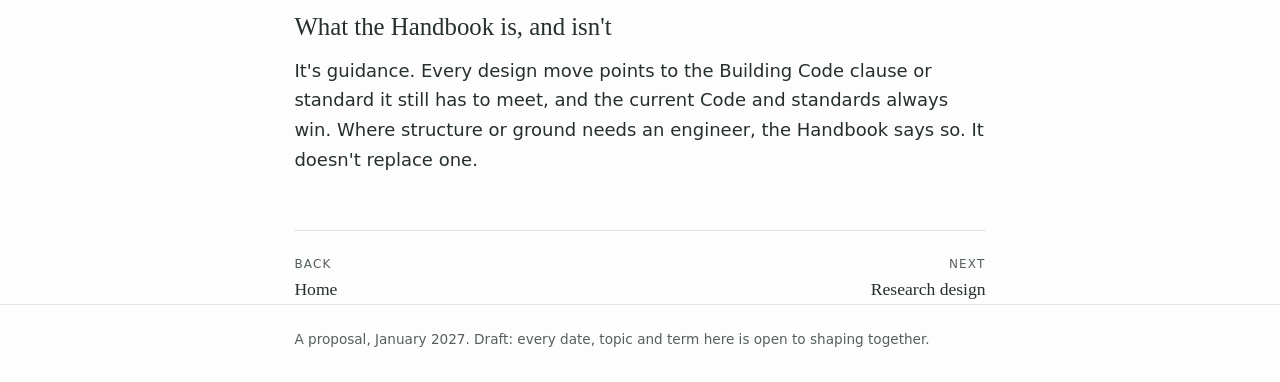
<file: thesis.html>
<!doctype html>
<html lang="en-NZ">
<head>
<meta charset="utf-8">
<meta name="viewport" content="width=device-width, initial-scale=1">
<title>The thesis | Tussock Design</title>
<meta name="description" content="A proposal for a year of design research for resilient homes in New Zealand, ending in the NZ Resilient Design Handbook.">
<meta name="robots" content="noindex">
<link rel="stylesheet" href="style.css?v=6e248763">
</head>
<body class="page-thesis">
<header class="top">
  <div class="wrap top-inner">
    <a class="wordmark" href="index.html">Tussock Design</a>
    <nav aria-label="Pages"><ul><li><a href="index.html">Home</a></li><li><a href="thesis.html" aria-current="page">Thesis</a></li><li><a href="research-design.html">Research design</a></li><li><a href="the-year.html">The year</a></li><li><a href="handbook.html">The Handbook</a></li><li><a href="working-together.html">Working together</a></li></ul></nav>
  </div>
</header>
<main class="wrap">
<div class="intro"><figure class="sketch"><img src="tussock.jpg?v=6e248763" width="1047" height="1100" alt="Pencil sketch of a tussock"></figure><p class="kicker">The thesis</p>
<h1>The question, and where I stand</h1></div>

<p class="question">How can residential design make New Zealand more resilient?</p>

<p class="lead">I'll work across three settings, test them against four pressures, and learn from seven areas of research.</p>

<div class="three">
  <div><h3>Three settings</h3><p>Adaptive reuse in the city, new urban homes and new rural homes.</p></div>
  <div><h3>Four pressures</h3><p>A changing climate, energy, food and water, and security.</p></div>
  <div><h3>Seven areas of research</h3><p>From traditional Māori building to modernism, modular building, homesteading, technology, adaptive reuse and the Living Building Challenge. <a href="#areas">More on each below.</a></p></div>
</div>

<p>Every design move gets the same four questions. Does the house keep families safe through the event? Does it keep working through it? Can it be repaired after, and adapt to what comes next? Does it make the home more self-sufficient in food and energy? The moves that pass go in the Handbook, written clearly enough for any architect, planner, designer or builder in the country to use.</p>

<h2>Why climate</h2>
<p>Climate is where new thinking is needed. Floods, rising seas, stronger storms and fire are changing what a site asks of a house, and a lot of the guidance is scattered or missing. Earthquakes and ground matter just as much, but New Zealand already has strong seismic codes. I'll design to those codes, not try to reinvent them.</p>

<h2>Resilient, not resistant</h2>
<p>You can't keep every flood, fire or storm out of a house. So I'm not trying to design houses that resist everything. I want houses that take the hit and recover: they keep families safe, keep running, can be repaired and adapted after, and lean less on outside supply.</p>

<h2>Scope</h2>
<p>Single homes, in the three settings where most New Zealand homes are built or rebuilt:</p>
<div class="three">
  <div><h3>Rural new builds</h3><p>Bigger sites, more self-reliance, often further from services.</p></div>
  <div><h3>Urban new builds</h3><p>Tighter sites, district plan rules, shared infrastructure.</p></div>
  <div><h3>Urban renovations</h3><p>The houses we already have: what can be improved, and at what cost.</p></div>
</div>
<p>Multi-unit housing, subdivision and apartments come later. The Handbook closes with what scales up from the single home.</p>

<h2>What resilience covers</h2>
<ul>
  <li><strong>Hazards, by region:</strong> flood and stormwater, coast and sea-level rise, wind, wildfire, and earthquake and ground.</li>
  <li><strong>Systems:</strong> energy and heat, water, wastewater, and food from the section.</li>
  <li><strong>Materials and supply:</strong> local against imported, and what keeps a build going when supply chains fail.</li>
  <li><strong>Refuge and self-reliance:</strong> a safe room, storage, and enough backup for a week on your own.</li>
  <li><strong>How New Zealand builds:</strong> the trades, prefabrication, consenting, and what goes wrong on site.</li>
</ul>

<h2 id="areas">Areas of research</h2>
<p>What I'll learn from, and what I'm looking for in each.</p>

<h3>Traditional Māori building culture and design</h3>
<p>Traditional Māori housing, building culture and materials have a lot to teach about building well in this land, and about what traditional building can teach a wider resilient approach. I won't borrow Māori culture or style. Te reo terms will be checked, and a Māori advisor will review the work.</p>

<h3>Modernism</h3>
<p>Simple forms, honest materials, and plans built around light, air and daily life. What it got right about living well, and where it fell short on climate.</p>

<h3>Modular building</h3>
<p>Homes made in parts, in a factory or on site, that can be added to, repaired, moved or taken apart. A way to build faster, and to let a house change with a family.</p>

<h3>Homesteading, old and new</h3>
<p>How households have fed, watered and powered themselves, from early New Zealand homesteads to today's off-grid homes. What works on a rural section, and what scales down to a city one.</p>

<h3>Old and new technology</h3>
<p>Passive moves that have worked for centuries, like orientation, shading and thermal mass, next to new ones like solar and batteries, rain tanks and heat pumps. Simple first, technology where it earns its place.</p>

<h3>Adaptive reuse</h3>
<p>Working with the houses we already have. What can be improved, reused or adapted, and at what cost, before building new.</p>

<h3>The Living Building Challenge</h3>
<p>One of the most demanding green building standards, covering energy, water, materials and more. I'll study it for ideas and benchmarks. It's one area of research, not a standard this year is measured against.</p>

<h2>What the Handbook is, and isn't</h2>
<p>It's guidance. Every design move points to the Building Code clause or standard it still has to meet, and the current Code and standards always win. Where structure or ground needs an engineer, the Handbook says so. It doesn't replace one.</p>

<nav class="pager" aria-label="Next page"><a class="prev" href="index.html"><span>Back</span>Home</a><a class="next" href="research-design.html"><span>Next</span>Research design</a></nav>
</main>
<footer class="foot">
  <div class="wrap">
    <p>A proposal, January 2027. Draft: every date, topic and term here is open to shaping together.</p>
  </div>
</footer>
</body>
</html>
</file>
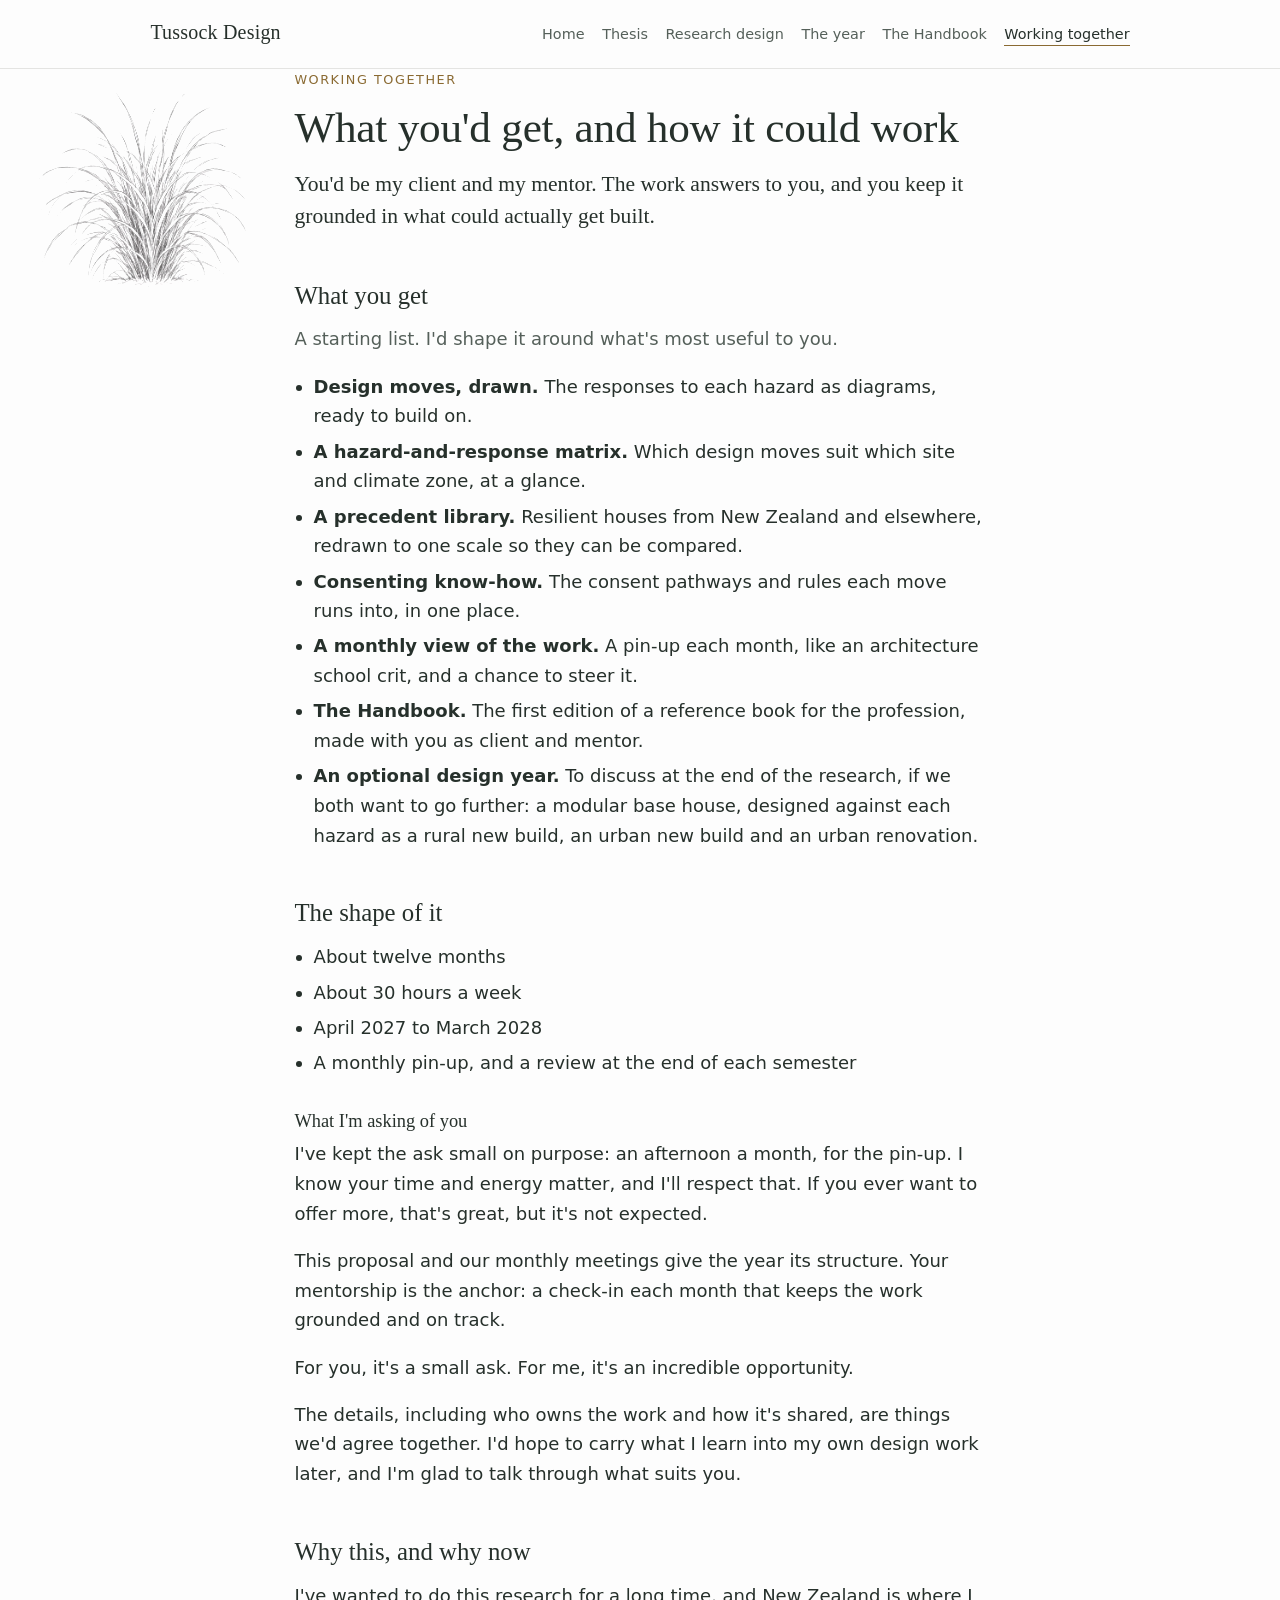
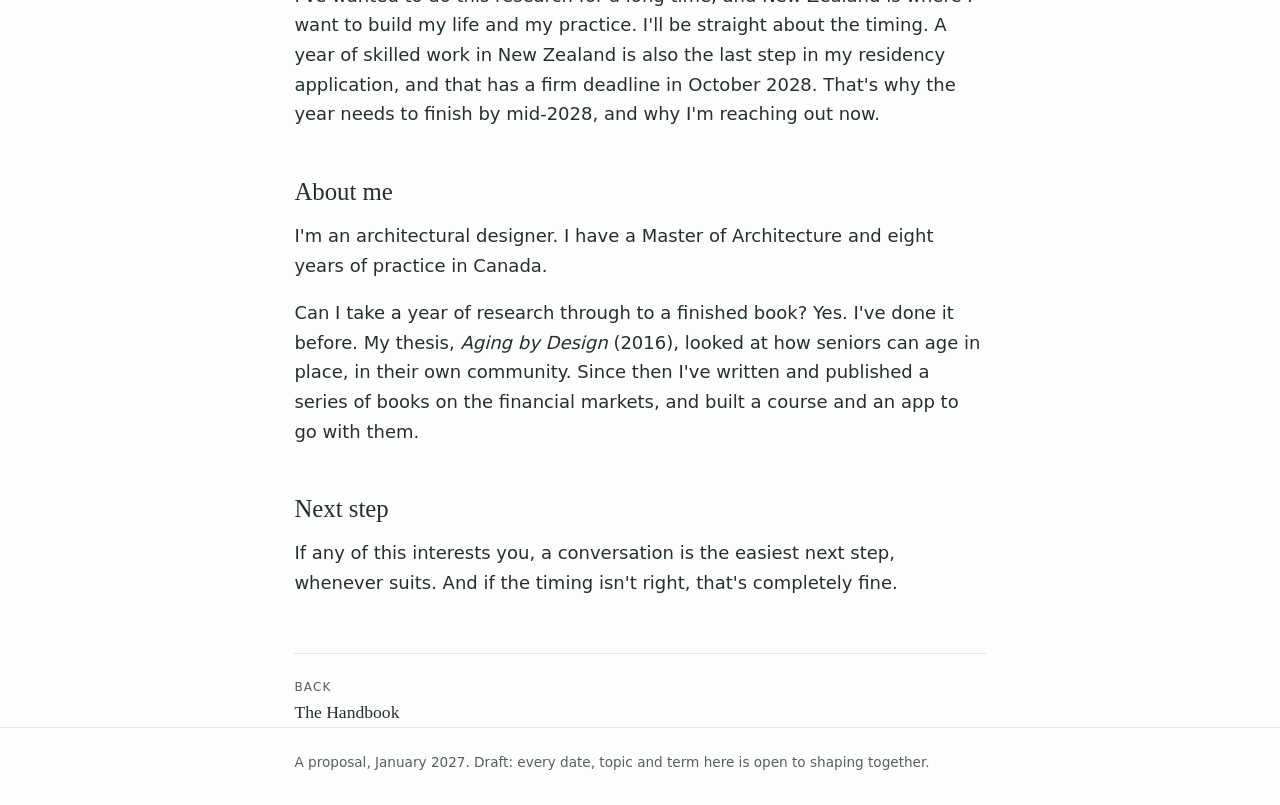
<file: working-together.html>
<!doctype html>
<html lang="en-NZ">
<head>
<meta charset="utf-8">
<meta name="viewport" content="width=device-width, initial-scale=1">
<title>Working together | Tussock Design</title>
<meta name="description" content="A proposal for a year of design research for resilient homes in New Zealand, ending in the NZ Resilient Design Handbook.">
<meta name="robots" content="noindex">
<link rel="stylesheet" href="style.css?v=6e248763">
</head>
<body class="page-working-together">
<header class="top">
  <div class="wrap top-inner">
    <a class="wordmark" href="index.html">Tussock Design</a>
    <nav aria-label="Pages"><ul><li><a href="index.html">Home</a></li><li><a href="thesis.html">Thesis</a></li><li><a href="research-design.html">Research design</a></li><li><a href="the-year.html">The year</a></li><li><a href="handbook.html">The Handbook</a></li><li><a href="working-together.html" aria-current="page">Working together</a></li></ul></nav>
  </div>
</header>
<main class="wrap">
<div class="intro"><figure class="sketch"><img src="tussock.jpg?v=6e248763" width="1047" height="1100" alt="Pencil sketch of a tussock"></figure><p class="kicker">Working together</p>
<h1>What you'd get, and how it could work</h1></div>

<p class="lead">You'd be my client and my mentor. The work answers to you, and you keep it grounded in what could actually get built.</p>

<h2>What you get</h2>
<p class="soft">A starting list. I'd shape it around what's most useful to you.</p>
<ul>
  <li><strong>Design moves, drawn.</strong> The responses to each hazard as diagrams, ready to build on.</li>
  <li><strong>A hazard-and-response matrix.</strong> Which design moves suit which site and climate zone, at a glance.</li>
  <li><strong>A precedent library.</strong> Resilient houses from New Zealand and elsewhere, redrawn to one scale so they can be compared.</li>
  <li><strong>Consenting know-how.</strong> The consent pathways and rules each move runs into, in one place.</li>
  <li><strong>A monthly view of the work.</strong> A pin-up each month, like an architecture school crit, and a chance to steer it.</li>
  <li><strong>The Handbook.</strong> The first edition of a reference book for the profession, made with you as client and mentor.</li>
  <li><strong>An optional design year.</strong> To discuss at the end of the research, if we both want to go further: a modular base house, designed against each hazard as a rural new build, an urban new build and an urban renovation.</li>
</ul>

<h2>The shape of it</h2>
<ul>
  <li>About twelve months</li>
  <li>About 30 hours a week</li>
  <li>April 2027 to March 2028</li>
  <li>A monthly pin-up, and a review at the end of each semester</li>
</ul>

<h3>What I'm asking of you</h3>
<p>I've kept the ask small on purpose: an afternoon a month, for the pin-up. I know your time and energy matter, and I'll respect that. If you ever want to offer more, that's great, but it's not expected.</p>
<p>This proposal and our monthly meetings give the year its structure. Your mentorship is the anchor: a check-in each month that keeps the work grounded and on track.</p>
<p>For you, it's a small ask. For me, it's an incredible opportunity.</p>
<p>The details, including who owns the work and how it's shared, are things we'd agree together. I'd hope to carry what I learn into my own design work later, and I'm glad to talk through what suits you.</p>

<h2>Why this, and why now</h2>
<p>I've wanted to do this research for a long time, and New Zealand is where I want to build my life and my practice. I'll be straight about the timing. A year of skilled work in New Zealand is also the last step in my residency application, and that has a firm deadline in October 2028. That's why the year needs to finish by mid-2028, and why I'm reaching out now.</p>

<h2>About me</h2>
<p>I'm an architectural designer. I have a Master of Architecture and eight years of practice in Canada.</p>
<p>Can I take a year of research through to a finished book? Yes. I've done it before. My thesis, <em>Aging by Design</em> (2016), looked at how seniors can age in place, in their own community. Since then I've written and published a series of books on the financial markets, and built a course and an app to go with them.</p>

<h2>Next step</h2>
<p>If any of this interests you, a conversation is the easiest next step, whenever suits. And if the timing isn't right, that's completely fine.</p>

<nav class="pager" aria-label="Next page"><a class="prev" href="handbook.html"><span>Back</span>The Handbook</a></nav>
</main>
<footer class="foot">
  <div class="wrap">
    <p>A proposal, January 2027. Draft: every date, topic and term here is open to shaping together.</p>
  </div>
</footer>
</body>
</html>
</file>
<file: style.css>
/* Proposal site. System fonts only, no outside requests. */
:root {
  /* The tussock sketch's own paper white (sampled #fdfdfd), light only (Av, 26 Nov) */
  --paper: #fdfdfd;
  --paper-2: #f4f4f3;
  --ink: #26302b;
  --ink-soft: #55605a;
  --line: #e4e4e2;
  --accent: #8a6a32;      /* tussock gold, darkened for text contrast */
  --serif: "Iowan Old Style", "Palatino Linotype", Palatino, "Book Antiqua", Georgia, serif;
  --sans: -apple-system, BlinkMacSystemFont, "Segoe UI", system-ui, sans-serif;
  color-scheme: light;
}

* { box-sizing: border-box; }
html { -webkit-text-size-adjust: 100%; }
body {
  margin: 0; background: var(--paper); color: var(--ink);
  font: 18px/1.65 var(--sans);
}
.wrap { max-width: 46rem; margin: 0 auto; padding: 0 1.4rem; }

/* Header */
.top { border-bottom: 1px solid var(--line); background: var(--paper); }
.top-inner { display: flex; flex-wrap: wrap; align-items: baseline; justify-content: space-between; gap: .4rem 1.5rem; padding-top: 1rem; padding-bottom: .9rem; max-width: 64rem; }
.wordmark { font-family: var(--serif); font-size: 1.25rem; color: var(--ink); text-decoration: none; letter-spacing: .01em; }
.top nav ul { list-style: none; margin: 0; padding: 0; display: flex; flex-wrap: wrap; gap: .2rem 1.1rem; }
.top nav a { color: var(--ink-soft); text-decoration: none; font-size: .9rem; padding: .2rem 0; border-bottom: 1px solid transparent; }
.top nav a:hover { color: var(--ink); }
.top nav a[aria-current="page"] { color: var(--ink); border-bottom-color: var(--accent); }

/* The text keeps the middle column; the tussock sits in the left margin beside each title (Av, 26 Nov).
   Too narrow for a margin: it sits small above the title. */
.intro { position: relative; }
.intro h1 { margin-bottom: .8rem; }
.sketch { margin: 0 0 1.2rem; width: 11rem; }
/* shown as drawn; the page takes the drawing's white, and multiply hides any edge left over */
.sketch img { width: 100%; height: auto; display: block; mix-blend-mode: multiply; filter: brightness(1.05) contrast(1.15); }
@media (min-width: 1060px) {
  .sketch {
    position: absolute; right: 100%; top: 0;
    margin: 0 2.5rem 0 0; width: min(18rem, calc((100vw - 46rem) / 2 - 3rem));
  }
}

/* Type */
main { padding-top: 2.6rem; padding-bottom: 2rem; }
h1, h2, h3 { font-family: var(--serif); font-weight: normal; line-height: 1.25; }
h1 { font-size: clamp(2rem, 5vw, 2.7rem); margin: 0 0 1rem; letter-spacing: -.005em; }
h2 { font-size: 1.55rem; margin: 3rem 0 .8rem; }
h3 { font-size: 1.15rem; margin: 2rem 0 .4rem; }
p, ul, ol { margin: 0 0 1.1rem; }
ul, ol { padding-left: 1.2rem; }
li { margin-bottom: .35rem; }
a { color: var(--accent); text-underline-offset: .18em; }
.kicker { font-size: .8rem; letter-spacing: .12em; text-transform: uppercase; color: var(--accent); margin: 0 0 .7rem; }
.lead { font-family: var(--serif); font-size: 1.35rem; line-height: 1.5; color: var(--ink); }
.soft { color: var(--ink-soft); }
.small { font-size: .9rem; }

.question {
  font-family: var(--serif); font-size: 1.5rem; line-height: 1.4;
  border-left: 3px solid var(--accent); padding: .2rem 0 .2rem 1.1rem; margin: 2rem 0;
}

/* Cards and lists */
.cards { display: grid; grid-template-columns: repeat(auto-fit, minmax(13rem, 1fr)); gap: 1rem; margin: 2rem 0; }
.card { background: var(--paper-2); border: 1px solid var(--line); border-radius: 6px; padding: 1.1rem 1.2rem; text-decoration: none; color: var(--ink); display: block; }
a.card:hover { border-color: var(--accent); }
.card h3 { margin: 0 0 .35rem; font-size: 1.1rem; }
.card p { margin: 0; font-size: .95rem; color: var(--ink-soft); }

.three { display: grid; grid-template-columns: repeat(auto-fit, minmax(11rem, 1fr)); gap: 1.4rem; margin: 1.5rem 0 2rem; }
.three div { border-top: 2px solid var(--accent); padding-top: .7rem; }
.three h3 { margin: 0 0 .3rem; }
.three p { margin: 0; font-size: .95rem; color: var(--ink-soft); }
.three.four { grid-template-columns: repeat(auto-fit, minmax(16rem, 1fr)); }

.steps { counter-reset: step; list-style: none; padding: 0; }
.steps li { counter-increment: step; position: relative; padding-left: 2.6rem; margin-bottom: 1rem; }
.steps li::before { content: counter(step); position: absolute; left: 0; top: .05rem; width: 1.8rem; height: 1.8rem; border-radius: 50%; border: 1px solid var(--accent); color: var(--accent); font-size: .85rem; display: grid; place-items: center; }
.steps strong { font-weight: 600; }

/* Timeline */
.timeline { list-style: none; padding: 0; margin: 1.5rem 0 2rem; border-left: 2px solid var(--line); }
.timeline li { position: relative; padding: 0 0 1.3rem 1.4rem; }
.timeline li::before { content: ""; position: absolute; left: -7px; top: .5rem; width: 12px; height: 12px; border-radius: 50%; background: var(--paper); border: 2px solid var(--accent); }
.timeline li.break::before { border-color: var(--line); }
.timeline .when { display: block; font-size: .8rem; letter-spacing: .08em; text-transform: uppercase; color: var(--ink-soft); }
.timeline .what { font-family: var(--serif); font-size: 1.15rem; }
.timeline li.break .what { font-family: var(--sans); font-size: .95rem; color: var(--ink-soft); }

/* Handbook parts */
.parts { list-style: none; padding: 0; }
.parts > li { border-top: 1px solid var(--line); padding: 1rem 0 .6rem; }
.parts h3 { margin: 0 0 .5rem; }
.parts h3 span { color: var(--accent); margin-right: .5rem; }
.parts ul { list-style: none; padding: 0; font-size: .95rem; }
.parts ul li { margin-bottom: .25rem; }
.parts ul b { font-weight: 600; color: var(--ink-soft); display: inline-block; min-width: 2.2rem; }

.note { background: var(--paper-2); border: 1px solid var(--line); border-radius: 6px; padding: 1rem 1.2rem; margin: 2rem 0; font-size: .95rem; }
.note p:last-child { margin-bottom: 0; }

/* Pager and footer */
.pager { display: flex; justify-content: space-between; gap: 1rem; margin-top: 3.5rem; padding-top: 1.5rem; border-top: 1px solid var(--line); }
.pager a { text-decoration: none; font-family: var(--serif); font-size: 1.1rem; color: var(--ink); }
.pager a span { display: block; font-family: var(--sans); font-size: .75rem; letter-spacing: .1em; text-transform: uppercase; color: var(--ink-soft); }
.pager .next { margin-left: auto; text-align: right; }
.foot { border-top: 1px solid var(--line); padding: 1.4rem 0 2rem; color: var(--ink-soft); font-size: .85rem; }
.foot p { margin: 0; }

@media (max-width: 560px) {
  body { font-size: 17px; }
  .lead { font-size: 1.2rem; }
  .question { font-size: 1.3rem; }
}

/* Image board (src/board/, built by build.py) */
.board { columns: 2 16rem; column-gap: 1.2rem; margin: 2rem 0; }
.board figure { break-inside: avoid; margin: 0 0 1.2rem; }
.board img { width: 100%; height: auto; display: block; border-radius: 3px; }
.board figcaption { font-size: .85rem; color: var(--ink-soft); margin-top: .35rem; }
</file>
